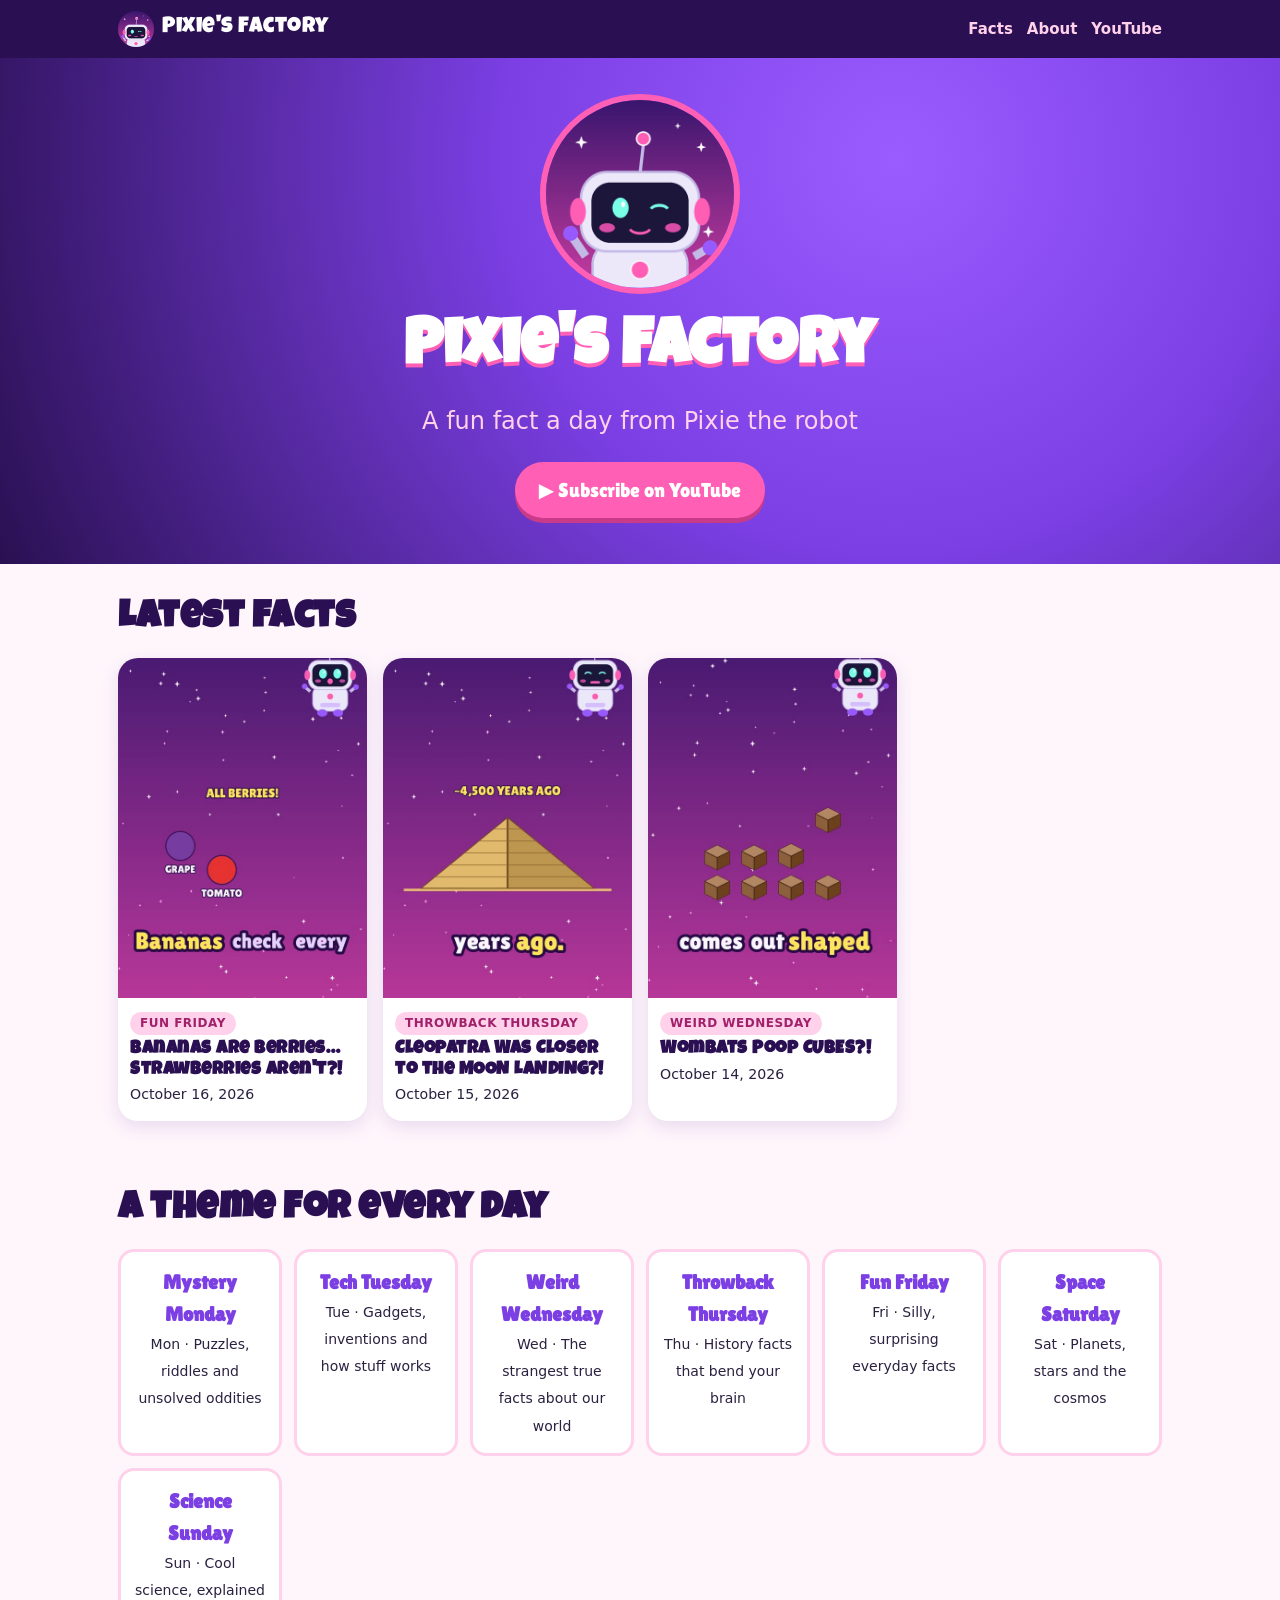
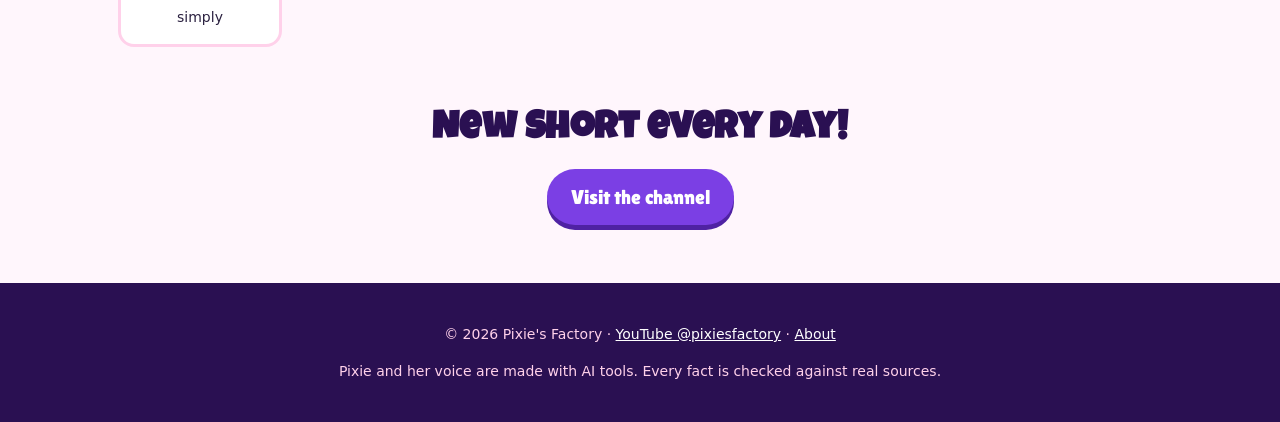
<file: index.html>
<!doctype html>
<html lang="en"><head>
<meta charset="utf-8"><meta name="viewport" content="width=device-width,initial-scale=1">
<title>Pixie&#x27;s Factory | A fun fact a day from Pixie the robot</title>
<meta name="description" content="Pixie the robot serves up a true, source-checked fun fact every day in a YouTube Short: Weird Wednesday, Throwback Thursday, Space Saturday and more.">
<link rel="canonical" href="https://pixiefactory.github.io/">
<meta property="og:site_name" content="Pixie&#x27;s Factory"><meta property="og:type" content="website">
<meta property="og:title" content="Pixie&#x27;s Factory | A fun fact a day from Pixie the robot"><meta property="og:description" content="Pixie the robot serves up a true, source-checked fun fact every day in a YouTube Short: Weird Wednesday, Throwback Thursday, Space Saturday and more.">
<meta property="og:url" content="https://pixiefactory.github.io/"><meta property="og:image" content="https://pixiefactory.github.io/img/og-default.jpg">
<meta name="twitter:card" content="summary_large_image"><meta name="theme-color" content="#2a1052">
<link rel="icon" href="/img/favicon.png"><link rel="apple-touch-icon" href="/img/apple-touch-icon.png">
<link rel="preload" href="/fonts/LuckiestGuy-Regular.ttf" as="font" type="font/ttf" crossorigin>
<link rel="stylesheet" href="/style.css">
<script type="application/ld+json">{"@context": "https://schema.org", "@graph": [{"@type": "WebSite", "name": "Pixie's Factory", "url": "https://pixiefactory.github.io/"}, {"@type": "Organization", "name": "Pixie's Factory", "url": "https://pixiefactory.github.io/", "logo": "https://pixiefactory.github.io/img/pixie-wink-400.png", "sameAs": ["https://www.youtube.com/@pixiesfactory"]}, {"@type": "ItemList", "itemListElement": [{"@type": "ListItem", "position": 1, "url": "https://pixiefactory.github.io/facts/bananas-are-berries.html", "name": "Bananas Are Berries… Strawberries Aren't?!"}, {"@type": "ListItem", "position": 2, "url": "https://pixiefactory.github.io/facts/cleopatra-closer-to-moon-landing.html", "name": "Cleopatra Was Closer to the MOON LANDING?!"}, {"@type": "ListItem", "position": 3, "url": "https://pixiefactory.github.io/facts/wombats-poop-cubes.html", "name": "Wombats Poop CUBES?!"}]}]}</script>
</head><body>
<header class="top"><div class="wrap"><a class="brand" href="/"><img src="/img/favicon.png" alt="" width="36" height="36">Pixie's Factory</a>
<nav><a href="/#facts">Facts</a><a href="/about.html">About</a><a href="https://www.youtube.com/@pixiesfactory" rel="noopener">YouTube</a></nav></div></header>

<main>
<section class="hero"><div class="wrap">
<img class="pixie" src="/img/pixie-wink-400.png" alt="Pixie, a pink and purple robot with a winking screen face" width="200" height="200" fetchpriority="high">
<h1>Pixie's Factory</h1><p>A fun fact a day from Pixie the robot</p>
<a class="btn" href="https://www.youtube.com/@pixiesfactory?sub_confirmation=1" rel="noopener">▶ Subscribe on YouTube</a>
</div></section>
<section id="facts"><div class="wrap"><h2>Latest facts</h2><div class="grid">
<!-- FACTS:START (generated by add_fact.py) -->
<a class="card" href="/facts/bananas-are-berries.html"><img src="/img/bananas-are-berries.jpg" alt="Bananas Are Berries… Strawberries Aren&#x27;t?!" width="540" height="960" loading="lazy">
<div class="meta"><span class="tag">Fun Friday</span><h3>Bananas Are Berries… Strawberries Aren&#x27;t?!</h3><small>October 16, 2026</small></div></a>
<a class="card" href="/facts/cleopatra-closer-to-moon-landing.html"><img src="/img/cleopatra-closer-to-moon-landing.jpg" alt="Cleopatra Was Closer to the MOON LANDING?!" width="540" height="960" loading="lazy">
<div class="meta"><span class="tag">Throwback Thursday</span><h3>Cleopatra Was Closer to the MOON LANDING?!</h3><small>October 15, 2026</small></div></a>
<a class="card" href="/facts/wombats-poop-cubes.html"><img src="/img/wombats-poop-cubes.jpg" alt="Wombats Poop CUBES?!" width="540" height="960" loading="lazy">
<div class="meta"><span class="tag">Weird Wednesday</span><h3>Wombats Poop CUBES?!</h3><small>October 14, 2026</small></div></a>
<!-- FACTS:END -->
</div></div></section>
<section><div class="wrap"><h2>A theme for every day</h2><ul class="days">
<li><b>Mystery Monday</b><span>Mon · Puzzles, riddles and unsolved oddities</span></li>
<li><b>Tech Tuesday</b><span>Tue · Gadgets, inventions and how stuff works</span></li>
<li><b>Weird Wednesday</b><span>Wed · The strangest true facts about our world</span></li>
<li><b>Throwback Thursday</b><span>Thu · History facts that bend your brain</span></li>
<li><b>Fun Friday</b><span>Fri · Silly, surprising everyday facts</span></li>
<li><b>Space Saturday</b><span>Sat · Planets, stars and the cosmos</span></li>
<li><b>Science Sunday</b><span>Sun · Cool science, explained simply</span></li>
</ul></div></section>
<section class="cta"><div class="wrap"><h2>New Short every day!</h2><a class="btn alt" href="https://www.youtube.com/@pixiesfactory" rel="noopener">Visit the channel</a></div></section>
</main>
<footer><div class="wrap"><p>© 2026 Pixie's Factory · <a href="https://www.youtube.com/@pixiesfactory">YouTube @pixiesfactory</a> · <a href="/about.html">About</a></p>
<p>Pixie and her voice are made with AI tools. Every fact is checked against real sources.</p></div></footer>
</body></html>
</file>
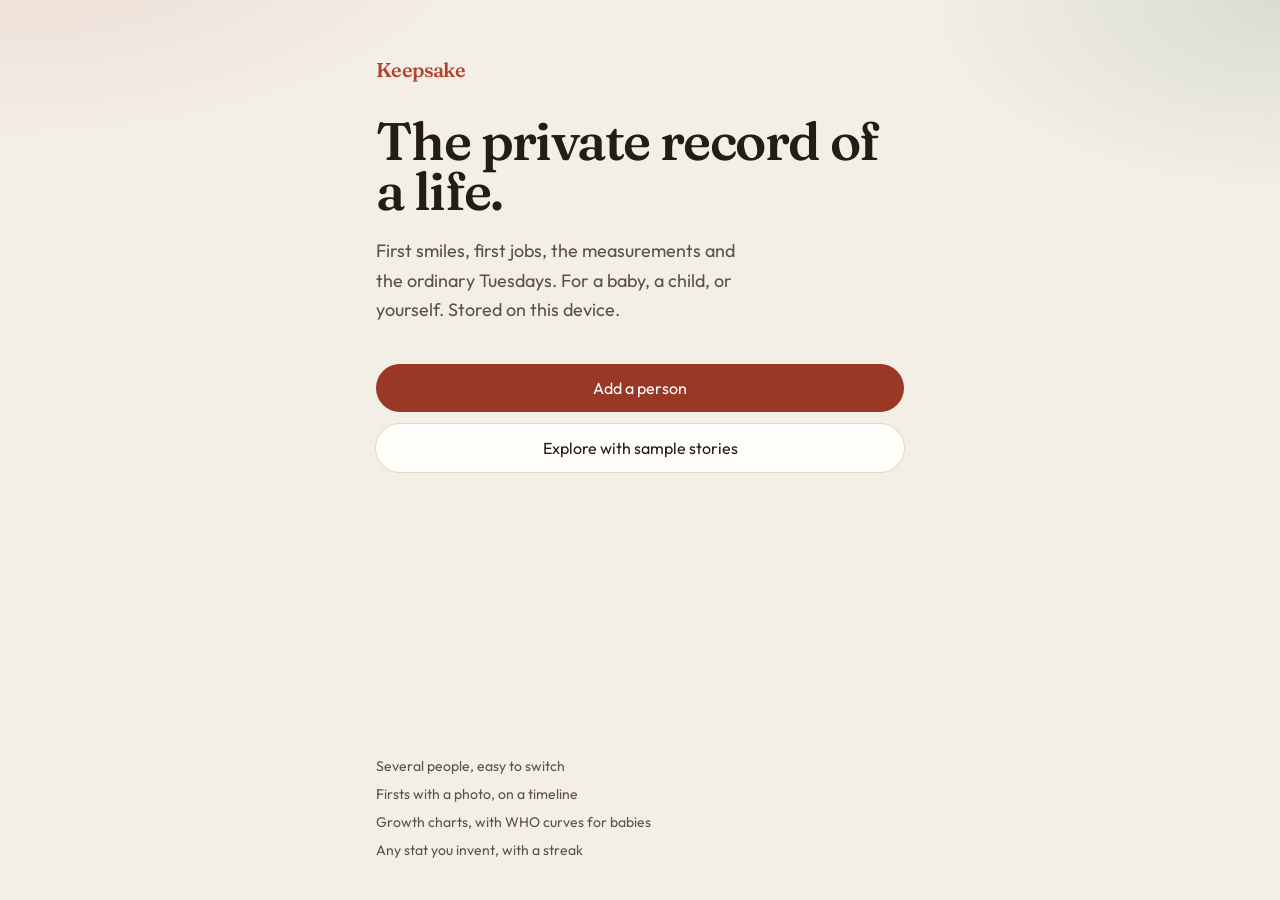
<file: lifestats/index.html>
<!doctype html>
<html lang="en">
  <head>
    <meta charset="UTF-8" />
    <meta name="viewport" content="width=device-width, initial-scale=1, viewport-fit=cover, interactive-widget=resizes-content" />
    <meta name="theme-color" content="#f3eee6" />
    <meta name="description" content="A private record of firsts, growth, and the days in between. For a baby, a child, or yourself." />
    <meta name="apple-mobile-web-app-capable" content="yes" />
    <meta name="mobile-web-app-capable" content="yes" />
    <meta name="apple-mobile-web-app-status-bar-style" content="black-translucent" />
    <meta name="apple-mobile-web-app-title" content="Keepsake" />
    <link rel="icon" type="image/svg+xml" href="/lifestats/favicon.svg" />
    <link rel="icon" type="image/png" sizes="32x32" href="/lifestats/favicon-32.png" />
    <link rel="apple-touch-icon" href="/lifestats/apple-touch-icon.png" />
    <title>Keepsake</title>
    <style>html{background:#f3eee6}html.dark{background:#14110e}</style>
    <script>
      (function () {
        try {
          var theme = localStorage.getItem('keepsake-theme');
          var dark = theme === 'dark' || ((theme === null || theme === 'system') && window.matchMedia('(prefers-color-scheme: dark)').matches);
          if (dark) document.documentElement.classList.add('dark');
          document.documentElement.style.colorScheme = dark ? 'dark' : 'light';
          var meta = document.querySelector('meta[name="theme-color"]');
          if (meta) meta.setAttribute('content', dark ? '#14110e' : '#f3eee6');
        } catch (e) {}
      })();
    </script>
    <script type="module" crossorigin src="/lifestats/assets/index-ClG65CF2.js"></script>
    <link rel="stylesheet" crossorigin href="/lifestats/assets/index-BKvo4BtI.css">
  <link rel="manifest" href="/lifestats/manifest.webmanifest"><script id="vite-plugin-pwa:register-sw" src="/lifestats/registerSW.js"></script></head>
  <body>
    <div id="root"></div>
  </body>
</html>
</file>
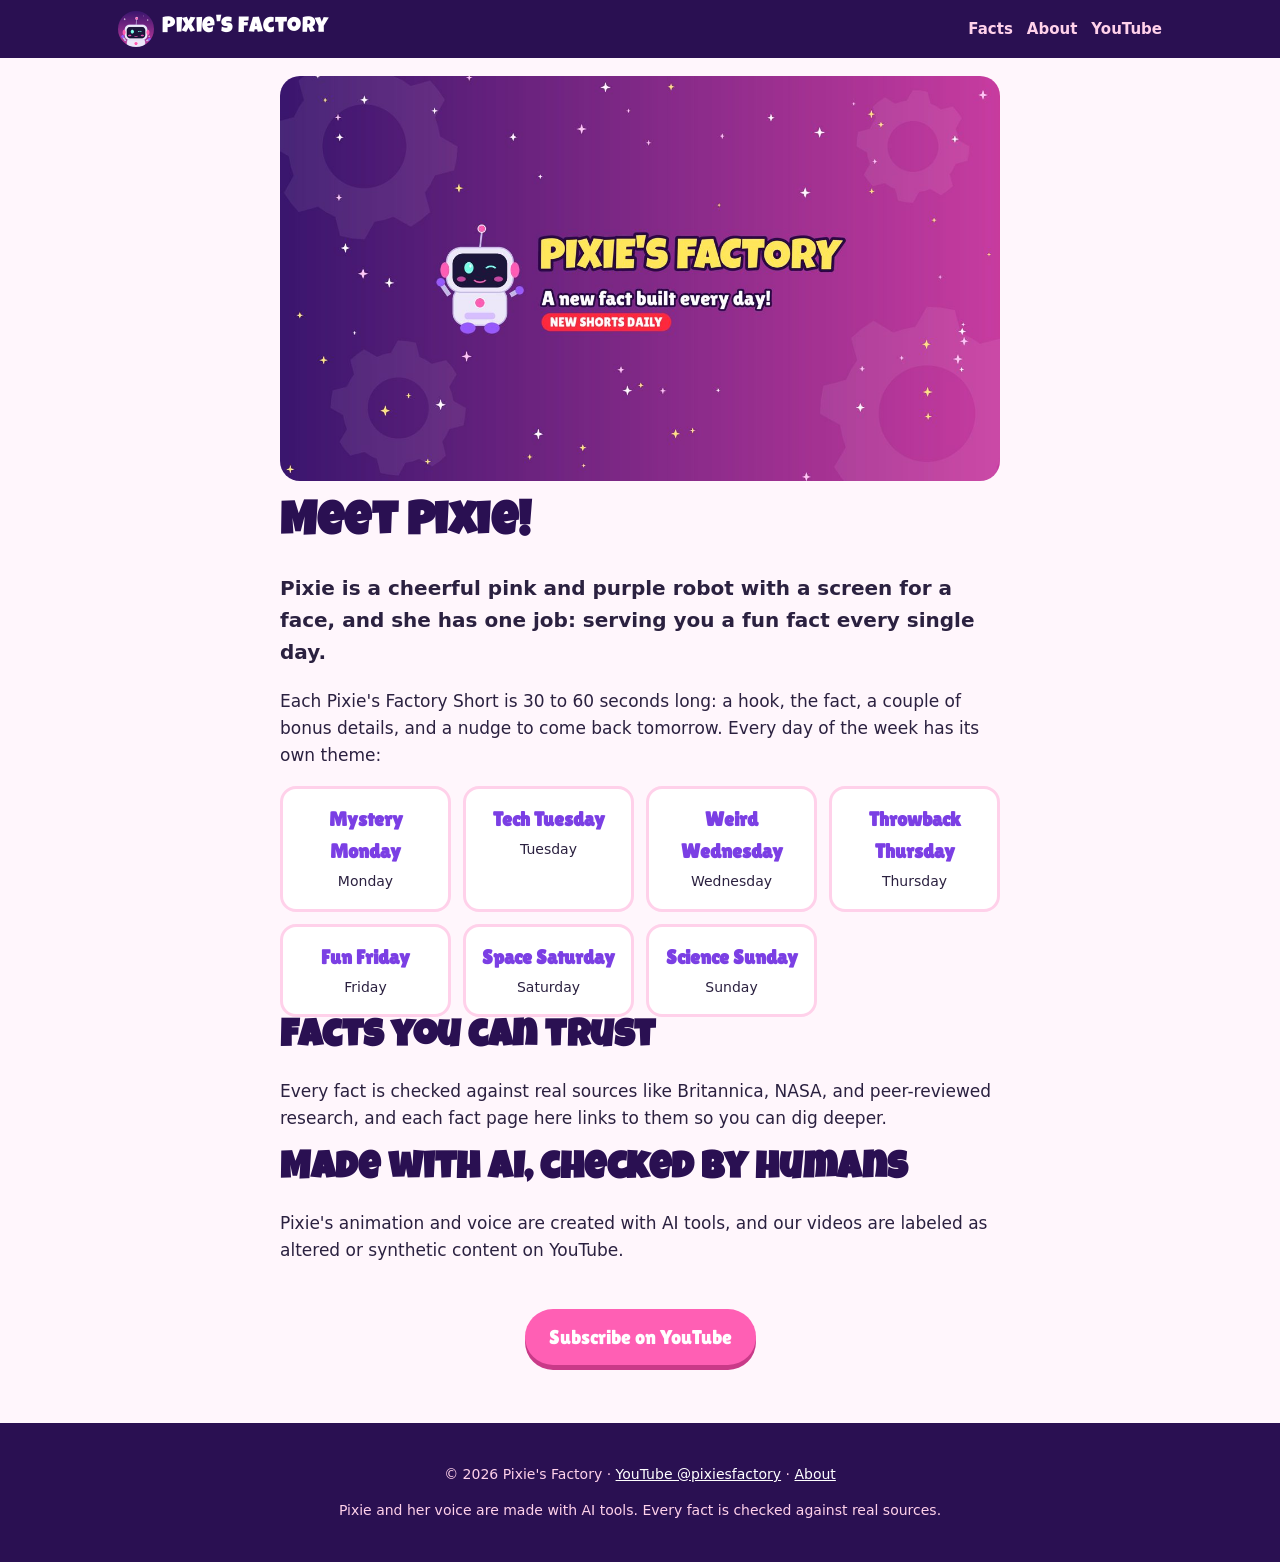
<file: about.html>
<!doctype html>
<html lang="en"><head>
<meta charset="utf-8"><meta name="viewport" content="width=device-width,initial-scale=1">
<title>About Pixie&#x27;s Factory | Meet Pixie the robot</title>
<meta name="description" content="Meet Pixie, the pink and purple robot behind Pixie&#x27;s Factory: a daily YouTube Short with one true, source-checked fun fact.">
<link rel="canonical" href="https://pixiefactory.github.io/about.html">
<meta property="og:site_name" content="Pixie&#x27;s Factory"><meta property="og:type" content="website">
<meta property="og:title" content="About Pixie&#x27;s Factory | Meet Pixie the robot"><meta property="og:description" content="Meet Pixie, the pink and purple robot behind Pixie&#x27;s Factory: a daily YouTube Short with one true, source-checked fun fact.">
<meta property="og:url" content="https://pixiefactory.github.io/about.html"><meta property="og:image" content="https://pixiefactory.github.io/img/og-default.jpg">
<meta name="twitter:card" content="summary_large_image"><meta name="theme-color" content="#2a1052">
<link rel="icon" href="/img/favicon.png"><link rel="apple-touch-icon" href="/img/apple-touch-icon.png">
<link rel="preload" href="/fonts/LuckiestGuy-Regular.ttf" as="font" type="font/ttf" crossorigin>
<link rel="stylesheet" href="/style.css">
<script type="application/ld+json">{"@context": "https://schema.org", "@type": "AboutPage", "name": "About Pixie's Factory", "url": "https://pixiefactory.github.io/about.html"}</script>
</head><body>
<header class="top"><div class="wrap"><a class="brand" href="/"><img src="/img/favicon.png" alt="" width="36" height="36">Pixie's Factory</a>
<nav><a href="/#facts">Facts</a><a href="/about.html">About</a><a href="https://www.youtube.com/@pixiesfactory" rel="noopener">YouTube</a></nav></div></header>

<main class="wrap"><article>
<img src="/img/banner.jpg" alt="Pixie's Factory banner" width="1280" height="720" style="border-radius:20px;margin-top:18px">
<h1>Meet Pixie!</h1>
<p class="lede">Pixie is a cheerful pink and purple robot with a screen for a face, and she has one job: serving you a fun fact every single day.</p>
<p>Each Pixie's Factory Short is 30 to 60 seconds long: a hook, the fact, a couple of bonus details, and a nudge to come back tomorrow. Every day of the week has its own theme:</p>
<ul class="days"><li><b>Mystery Monday</b><span>Monday</span></li><li><b>Tech Tuesday</b><span>Tuesday</span></li><li><b>Weird Wednesday</b><span>Wednesday</span></li><li><b>Throwback Thursday</b><span>Thursday</span></li><li><b>Fun Friday</b><span>Friday</span></li><li><b>Space Saturday</b><span>Saturday</span></li><li><b>Science Sunday</b><span>Sunday</span></li></ul>
<h2>Facts you can trust</h2>
<p>Every fact is checked against real sources like Britannica, NASA, and peer-reviewed research, and each fact page here links to them so you can dig deeper.</p>
<h2>Made with AI, checked by humans</h2>
<p>Pixie's animation and voice are created with AI tools, and our videos are labeled as altered or synthetic content on YouTube.</p>
<div class="cta"><a class="btn" href="https://www.youtube.com/@pixiesfactory?sub_confirmation=1" rel="noopener">Subscribe on YouTube</a></div>
</article></main>
<footer><div class="wrap"><p>© 2026 Pixie's Factory · <a href="https://www.youtube.com/@pixiesfactory">YouTube @pixiesfactory</a> · <a href="/about.html">About</a></p>
<p>Pixie and her voice are made with AI tools. Every fact is checked against real sources.</p></div></footer>
</body></html>
</file>
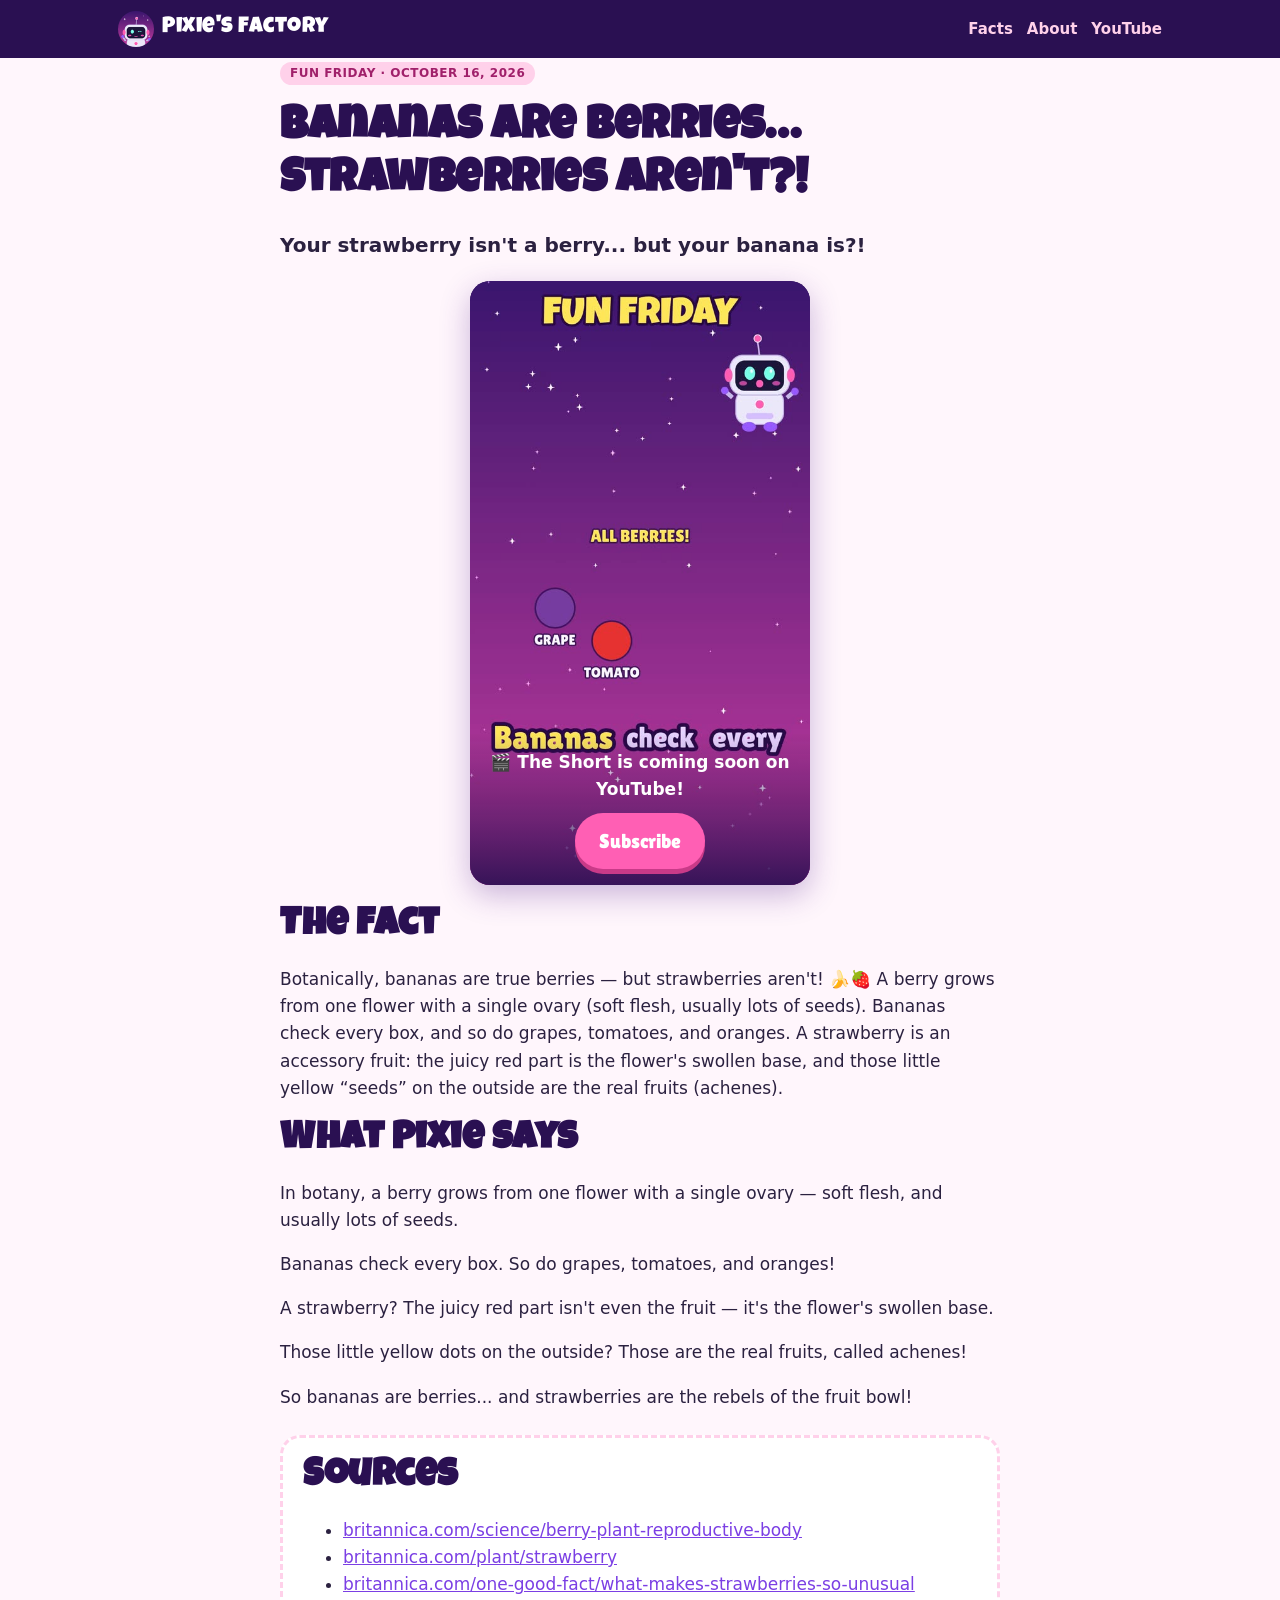
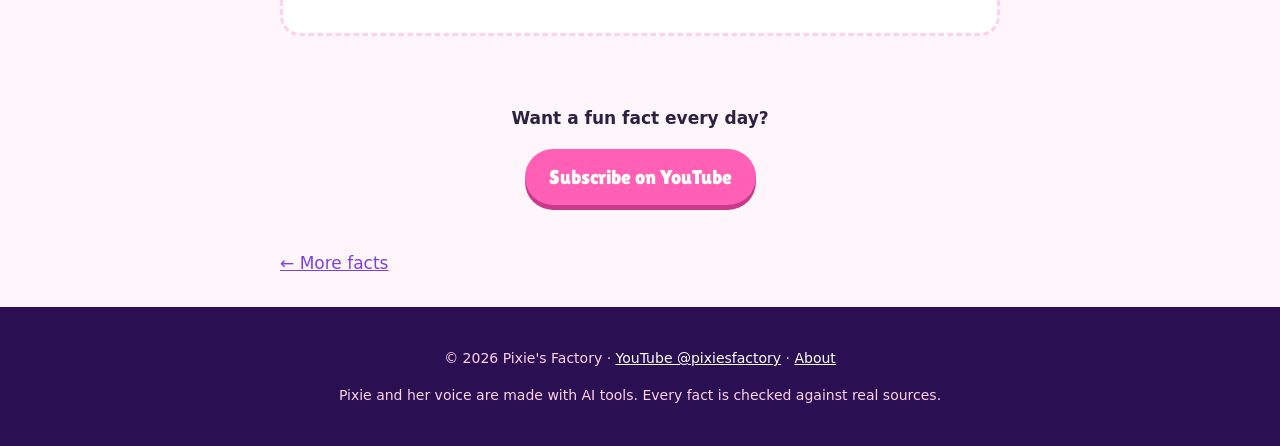
<file: facts/bananas-are-berries.html>
<!doctype html>
<html lang="en"><head>
<meta charset="utf-8"><meta name="viewport" content="width=device-width,initial-scale=1">
<title>Bananas Are Berries… Strawberries Aren&#x27;t?! | Fun Friday Fun Fact | Pixie&#x27;s Factory</title>
<meta name="description" content="Botanically, bananas are true berries — but strawberries aren&#x27;t! A berry grows from one flower with a single ovary (soft flesh, usually lots of seeds).…">
<link rel="canonical" href="https://pixiefactory.github.io/facts/bananas-are-berries.html">
<meta property="og:site_name" content="Pixie&#x27;s Factory"><meta property="og:type" content="article">
<meta property="og:title" content="Bananas Are Berries… Strawberries Aren&#x27;t?! | Fun Friday Fun Fact | Pixie&#x27;s Factory"><meta property="og:description" content="Botanically, bananas are true berries — but strawberries aren&#x27;t! A berry grows from one flower with a single ovary (soft flesh, usually lots of seeds).…">
<meta property="og:url" content="https://pixiefactory.github.io/facts/bananas-are-berries.html"><meta property="og:image" content="https://pixiefactory.github.io/img/bananas-are-berries.jpg">
<meta name="twitter:card" content="summary_large_image"><meta name="theme-color" content="#2a1052">
<link rel="icon" href="/img/favicon.png"><link rel="apple-touch-icon" href="/img/apple-touch-icon.png">
<link rel="preload" href="/fonts/LuckiestGuy-Regular.ttf" as="font" type="font/ttf" crossorigin>
<link rel="stylesheet" href="/style.css">
<script type="application/ld+json">{"@context": "https://schema.org", "@graph": [{"@type": "Article", "headline": "Bananas Are Berries… Strawberries Aren't?!", "description": "Botanically, bananas are true berries — but strawberries aren't! A berry grows from one flower with a single ovary (soft flesh, usually lots of seeds).…", "datePublished": "2026-10-16", "image": "https://pixiefactory.github.io/img/bananas-are-berries.jpg", "author": {"@type": "Organization", "name": "Pixie's Factory", "url": "https://www.youtube.com/@pixiesfactory"}, "publisher": {"@type": "Organization", "name": "Pixie's Factory", "logo": {"@type": "ImageObject", "url": "https://pixiefactory.github.io/img/pixie-wink-400.png"}}, "mainEntityOfPage": "https://pixiefactory.github.io/facts/bananas-are-berries.html", "keywords": "banana berry, strawberry not a berry, botanical berry, fun friday, fun facts, fruit facts, achenes, accessory fruit, bananas are berries, pixies factory, botany shorts", "citation": ["https://www.britannica.com/science/berry-plant-reproductive-body", "https://www.britannica.com/plant/strawberry", "https://www.britannica.com/one-good-fact/what-makes-strawberries-so-unusual"]}, {"@type": "VideoObject", "name": "Bananas Are Berries… Strawberries Aren't?! #FunFriday", "description": "Botanically, bananas are true berries — but strawberries aren't! 🍌🍓 A berry grows from one flower with a single ovary (soft flesh, usually lots of seeds). Bananas check every box, and so do grapes, tomatoes, and oranges. A strawberry is an accessory fruit: the juicy red part is the flower's swollen base, and those little yellow “seeds” on the outside are the real fruits (achenes).", "thumbnailUrl": "https://pixiefactory.github.io/img/bananas-are-berries.jpg", "uploadDate": "2026-10-16"}, {"@type": "BreadcrumbList", "itemListElement": [{"@type": "ListItem", "position": 1, "name": "Home", "item": "https://pixiefactory.github.io/"}, {"@type": "ListItem", "position": 2, "name": "Bananas Are Berries… Strawberries Aren't?!", "item": "https://pixiefactory.github.io/facts/bananas-are-berries.html"}]}]}</script>
</head><body>
<header class="top"><div class="wrap"><a class="brand" href="/"><img src="/img/favicon.png" alt="" width="36" height="36">Pixie's Factory</a>
<nav><a href="/#facts">Facts</a><a href="/about.html">About</a><a href="https://www.youtube.com/@pixiesfactory" rel="noopener">YouTube</a></nav></div></header>

<main class="wrap"><article>
<span class="tag">Fun Friday · October 16, 2026</span>
<h1>Bananas Are Berries… Strawberries Aren&#x27;t?!</h1>
<p class="lede">Your strawberry isn&#x27;t a berry... but your banana is?!</p>
<div class="short"
  data-youtube-id=""
  data-title="Bananas Are Berries… Strawberries Aren&#x27;t?! #FunFriday">
  <img src="/img/bananas-are-berries.jpg" alt="Frame from the Pixie's Factory Short: Bananas Are Berries… Strawberries Aren&#x27;t?!" width="540" height="960">
  <div class="ph"><p>🎬 The Short is coming soon on YouTube!</p><a class="btn" href="https://www.youtube.com/@pixiesfactory?sub_confirmation=1" rel="noopener">Subscribe</a></div>
</div>
<h2>The fact</h2>
<p>Botanically, bananas are true berries — but strawberries aren&#x27;t! 🍌🍓 A berry grows from one flower with a single ovary (soft flesh, usually lots of seeds). Bananas check every box, and so do grapes, tomatoes, and oranges. A strawberry is an accessory fruit: the juicy red part is the flower&#x27;s swollen base, and those little yellow “seeds” on the outside are the real fruits (achenes).</p>
<h2>What Pixie says</h2>
<p>In botany, a berry grows from one flower with a single ovary — soft flesh, and usually lots of seeds.</p>
<p>Bananas check every box. So do grapes, tomatoes, and oranges!</p>
<p>A strawberry? The juicy red part isn&#x27;t even the fruit — it&#x27;s the flower&#x27;s swollen base.</p>
<p>Those little yellow dots on the outside? Those are the real fruits, called achenes!</p>
<p>So bananas are berries... and strawberries are the rebels of the fruit bowl!</p>

<div class="box"><h2>Sources</h2><ul class="sources"><li><a href="https://www.britannica.com/science/berry-plant-reproductive-body" rel="noopener">britannica.com/science/berry-plant-reproductive-body</a></li>
<li><a href="https://www.britannica.com/plant/strawberry" rel="noopener">britannica.com/plant/strawberry</a></li>
<li><a href="https://www.britannica.com/one-good-fact/what-makes-strawberries-so-unusual" rel="noopener">britannica.com/one-good-fact/what-makes-strawberries-so-unusual</a></li></ul></div>
<div class="cta"><p><b>Want a fun fact every day?</b></p><a class="btn" href="https://www.youtube.com/@pixiesfactory?sub_confirmation=1" rel="noopener">Subscribe on YouTube</a></div>
<p><a href="/#facts">← More facts</a></p>
</article></main>
<script>
document.querySelectorAll('.short[data-youtube-id]').forEach(function(d){var id=d.dataset.youtubeId;if(!id)return;
d.innerHTML='<iframe src="https://www.youtube-nocookie.com/embed/'+id+'" title="'+d.dataset.title.replace(/"/g,'&quot;')+'" loading="lazy" allow="accelerometer; autoplay; encrypted-media; gyroscope; picture-in-picture" allowfullscreen></iframe>';});
</script>
<footer><div class="wrap"><p>© 2026 Pixie's Factory · <a href="https://www.youtube.com/@pixiesfactory">YouTube @pixiesfactory</a> · <a href="/about.html">About</a></p>
<p>Pixie and her voice are made with AI tools. Every fact is checked against real sources.</p></div></footer>
</body></html>
</file>
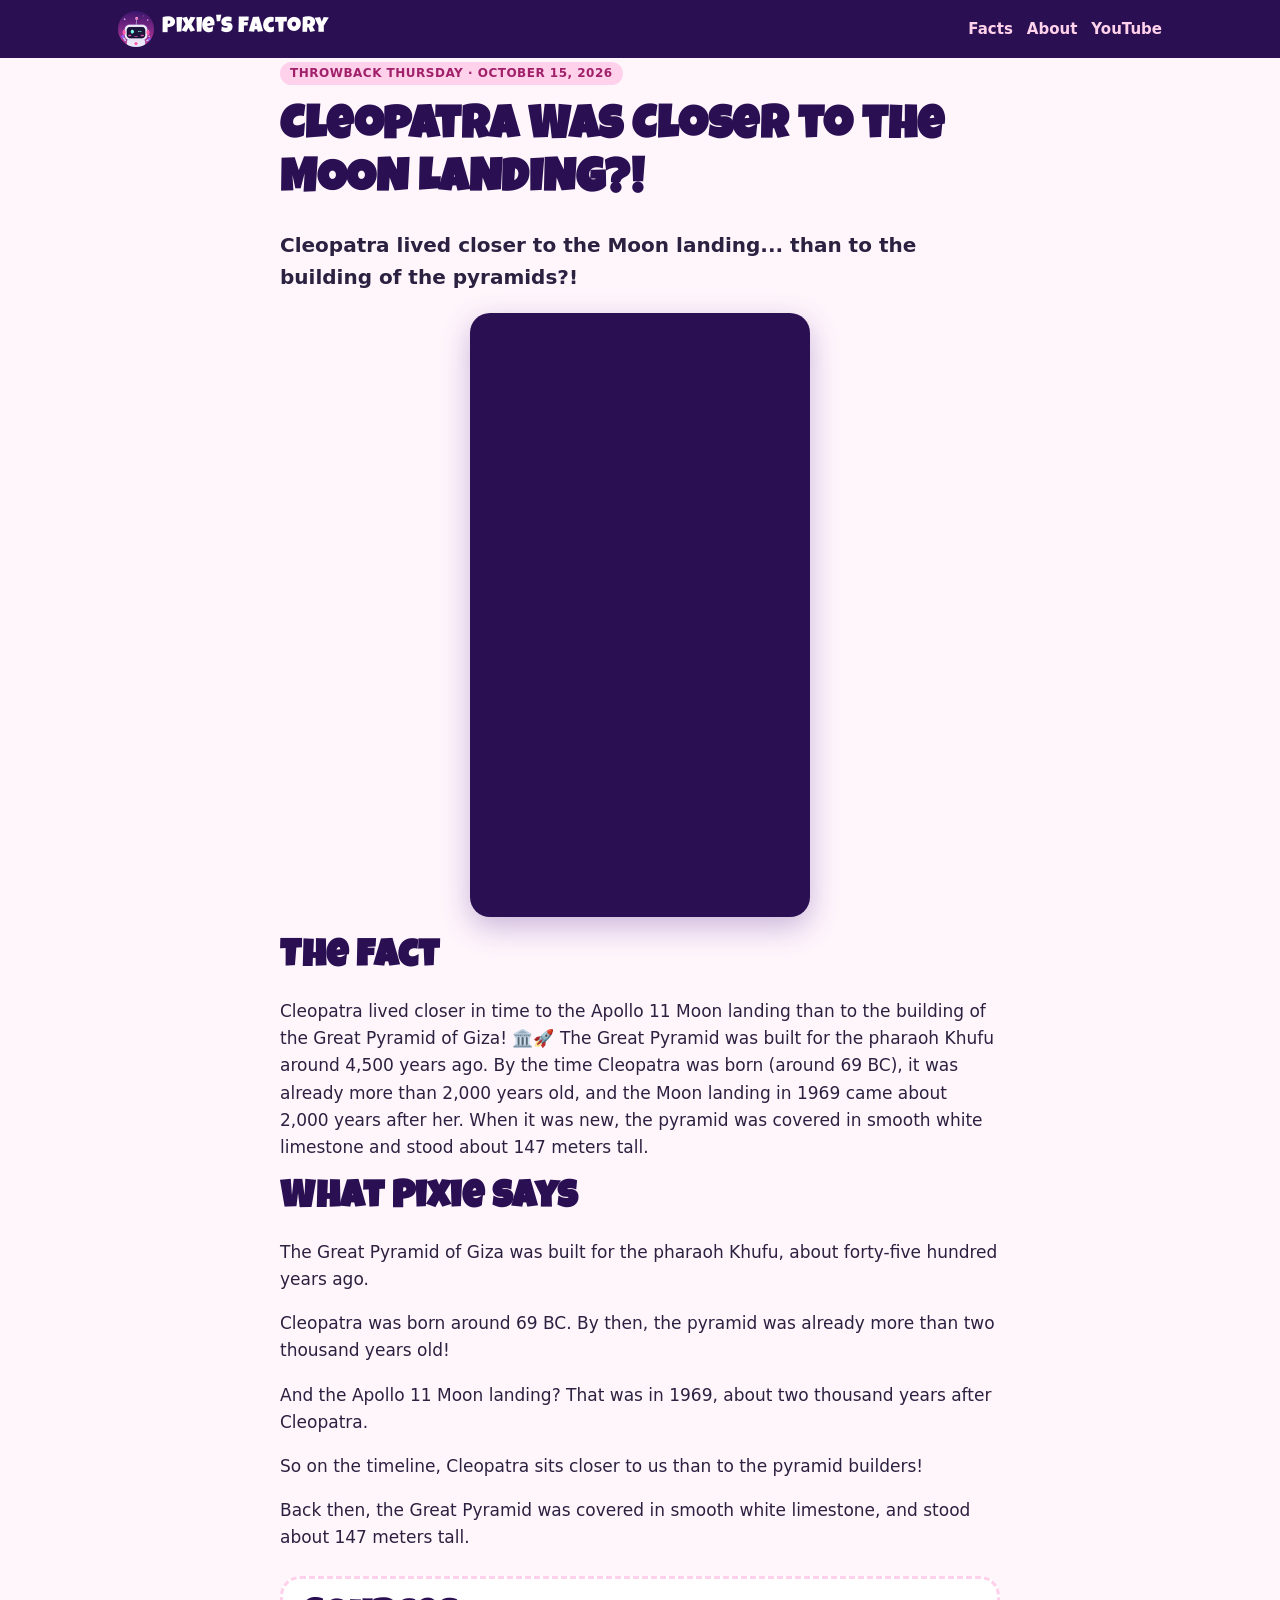
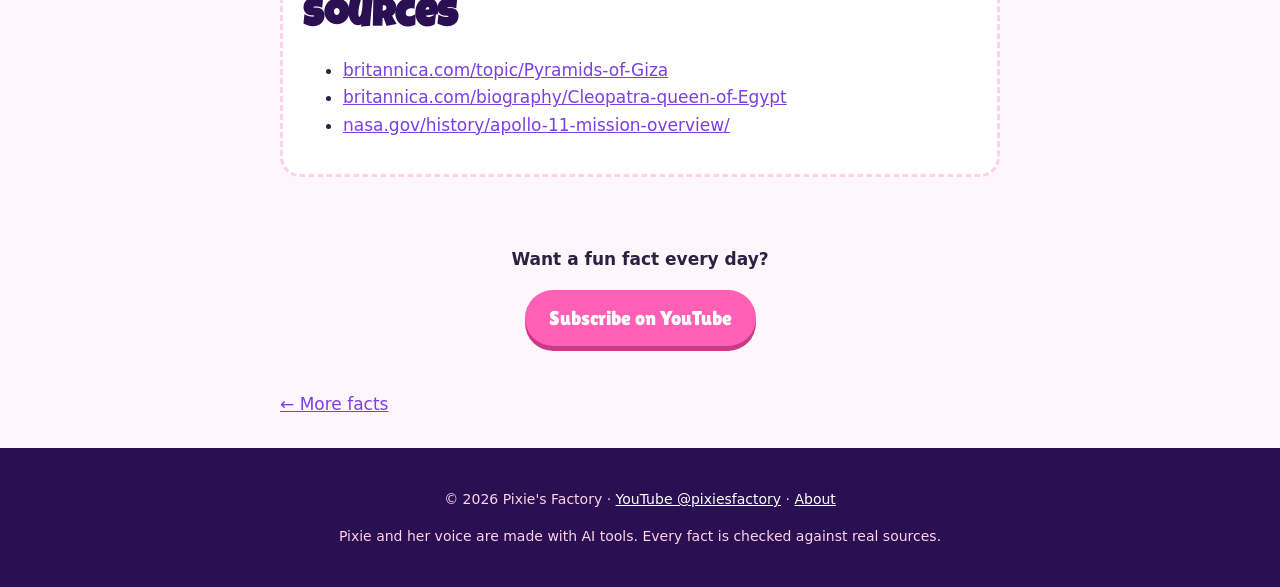
<file: facts/cleopatra-closer-to-moon-landing.html>
<!doctype html>
<html lang="en"><head>
<meta charset="utf-8"><meta name="viewport" content="width=device-width,initial-scale=1">
<title>Cleopatra Was Closer to the MOON LANDING?! | Throwback Thursday Fun Fact | Pixie&#x27;s Factory</title>
<meta name="description" content="Cleopatra lived closer in time to the Apollo 11 Moon landing than to the building of the Great Pyramid of Giza! The Great Pyramid was built for the…">
<link rel="canonical" href="https://pixiefactory.github.io/facts/cleopatra-closer-to-moon-landing.html">
<meta property="og:site_name" content="Pixie&#x27;s Factory"><meta property="og:type" content="article">
<meta property="og:title" content="Cleopatra Was Closer to the MOON LANDING?! | Throwback Thursday Fun Fact | Pixie&#x27;s Factory"><meta property="og:description" content="Cleopatra lived closer in time to the Apollo 11 Moon landing than to the building of the Great Pyramid of Giza! The Great Pyramid was built for the…">
<meta property="og:url" content="https://pixiefactory.github.io/facts/cleopatra-closer-to-moon-landing.html"><meta property="og:image" content="https://pixiefactory.github.io/img/cleopatra-closer-to-moon-landing.jpg">
<meta name="twitter:card" content="summary_large_image"><meta name="theme-color" content="#2a1052">
<link rel="icon" href="/img/favicon.png"><link rel="apple-touch-icon" href="/img/apple-touch-icon.png">
<link rel="preload" href="/fonts/LuckiestGuy-Regular.ttf" as="font" type="font/ttf" crossorigin>
<link rel="stylesheet" href="/style.css">
<script type="application/ld+json">{"@context": "https://schema.org", "@graph": [{"@type": "Article", "headline": "Cleopatra Was Closer to the MOON LANDING?!", "description": "Cleopatra lived closer in time to the Apollo 11 Moon landing than to the building of the Great Pyramid of Giza! The Great Pyramid was built for the…", "datePublished": "2026-10-15", "image": "https://pixiefactory.github.io/img/cleopatra-closer-to-moon-landing.jpg", "author": {"@type": "Organization", "name": "Pixie's Factory", "url": "https://www.youtube.com/@pixiesfactory"}, "publisher": {"@type": "Organization", "name": "Pixie's Factory", "logo": {"@type": "ImageObject", "url": "https://pixiefactory.github.io/img/pixie-wink-400.png"}}, "mainEntityOfPage": "https://pixiefactory.github.io/facts/cleopatra-closer-to-moon-landing.html", "keywords": "cleopatra, great pyramid, pyramids of giza, moon landing, apollo 11, ancient egypt, history facts, fun facts, throwback thursday, history shorts, khufu, pixies factory", "citation": ["https://www.britannica.com/topic/Pyramids-of-Giza", "https://www.britannica.com/biography/Cleopatra-queen-of-Egypt", "https://www.nasa.gov/history/apollo-11-mission-overview/"]}, {"@type": "VideoObject", "name": "Cleopatra Was Closer to the MOON LANDING?! #ThrowbackThursday", "description": "Cleopatra lived closer in time to the Apollo 11 Moon landing than to the building of the Great Pyramid of Giza! 🏛️🚀 The Great Pyramid was built for the pharaoh Khufu around 4,500 years ago. By the time Cleopatra was born (around 69 BC), it was already more than 2,000 years old, and the Moon landing in 1969 came about 2,000 years after her. When it was new, the pyramid was covered in smooth white limestone and stood about 147 meters tall.", "thumbnailUrl": "https://pixiefactory.github.io/img/cleopatra-closer-to-moon-landing.jpg", "uploadDate": "2026-10-15", "embedUrl": "https://www.youtube.com/embed/TRvGe1P3RM4", "contentUrl": "https://www.youtube.com/shorts/TRvGe1P3RM4"}, {"@type": "BreadcrumbList", "itemListElement": [{"@type": "ListItem", "position": 1, "name": "Home", "item": "https://pixiefactory.github.io/"}, {"@type": "ListItem", "position": 2, "name": "Cleopatra Was Closer to the MOON LANDING?!", "item": "https://pixiefactory.github.io/facts/cleopatra-closer-to-moon-landing.html"}]}]}</script>
</head><body>
<header class="top"><div class="wrap"><a class="brand" href="/"><img src="/img/favicon.png" alt="" width="36" height="36">Pixie's Factory</a>
<nav><a href="/#facts">Facts</a><a href="/about.html">About</a><a href="https://www.youtube.com/@pixiesfactory" rel="noopener">YouTube</a></nav></div></header>

<main class="wrap"><article>
<span class="tag">Throwback Thursday · October 15, 2026</span>
<h1>Cleopatra Was Closer to the MOON LANDING?!</h1>
<p class="lede">Cleopatra lived closer to the Moon landing... than to the building of the pyramids?!</p>
<div class="short"
  data-youtube-id="TRvGe1P3RM4"
  data-title="Cleopatra Was Closer to the MOON LANDING?! #ThrowbackThursday">
  <img src="/img/cleopatra-closer-to-moon-landing.jpg" alt="Frame from the Pixie's Factory Short: Cleopatra Was Closer to the MOON LANDING?!" width="540" height="960">
  <div class="ph"><p>🎬 The Short is coming soon on YouTube!</p><a class="btn" href="https://www.youtube.com/@pixiesfactory?sub_confirmation=1" rel="noopener">Subscribe</a></div>
</div>
<h2>The fact</h2>
<p>Cleopatra lived closer in time to the Apollo 11 Moon landing than to the building of the Great Pyramid of Giza! 🏛️🚀 The Great Pyramid was built for the pharaoh Khufu around 4,500 years ago. By the time Cleopatra was born (around 69 BC), it was already more than 2,000 years old, and the Moon landing in 1969 came about 2,000 years after her. When it was new, the pyramid was covered in smooth white limestone and stood about 147 meters tall.</p>
<h2>What Pixie says</h2>
<p>The Great Pyramid of Giza was built for the pharaoh Khufu, about forty-five hundred years ago.</p>
<p>Cleopatra was born around 69 BC. By then, the pyramid was already more than two thousand years old!</p>
<p>And the Apollo 11 Moon landing? That was in 1969, about two thousand years after Cleopatra.</p>
<p>So on the timeline, Cleopatra sits closer to us than to the pyramid builders!</p>
<p>Back then, the Great Pyramid was covered in smooth white limestone, and stood about 147 meters tall.</p>

<div class="box"><h2>Sources</h2><ul class="sources"><li><a href="https://www.britannica.com/topic/Pyramids-of-Giza" rel="noopener">britannica.com/topic/Pyramids-of-Giza</a></li>
<li><a href="https://www.britannica.com/biography/Cleopatra-queen-of-Egypt" rel="noopener">britannica.com/biography/Cleopatra-queen-of-Egypt</a></li>
<li><a href="https://www.nasa.gov/history/apollo-11-mission-overview/" rel="noopener">nasa.gov/history/apollo-11-mission-overview/</a></li></ul></div>
<div class="cta"><p><b>Want a fun fact every day?</b></p><a class="btn" href="https://www.youtube.com/@pixiesfactory?sub_confirmation=1" rel="noopener">Subscribe on YouTube</a></div>
<p><a href="/#facts">← More facts</a></p>
</article></main>
<script>
document.querySelectorAll('.short[data-youtube-id]').forEach(function(d){var id=d.dataset.youtubeId;if(!id)return;
d.innerHTML='<iframe src="https://www.youtube-nocookie.com/embed/'+id+'" title="'+d.dataset.title.replace(/"/g,'&quot;')+'" loading="lazy" allow="accelerometer; autoplay; encrypted-media; gyroscope; picture-in-picture" allowfullscreen></iframe>';});
</script>
<footer><div class="wrap"><p>© 2026 Pixie's Factory · <a href="https://www.youtube.com/@pixiesfactory">YouTube @pixiesfactory</a> · <a href="/about.html">About</a></p>
<p>Pixie and her voice are made with AI tools. Every fact is checked against real sources.</p></div></footer>
</body></html>
</file>
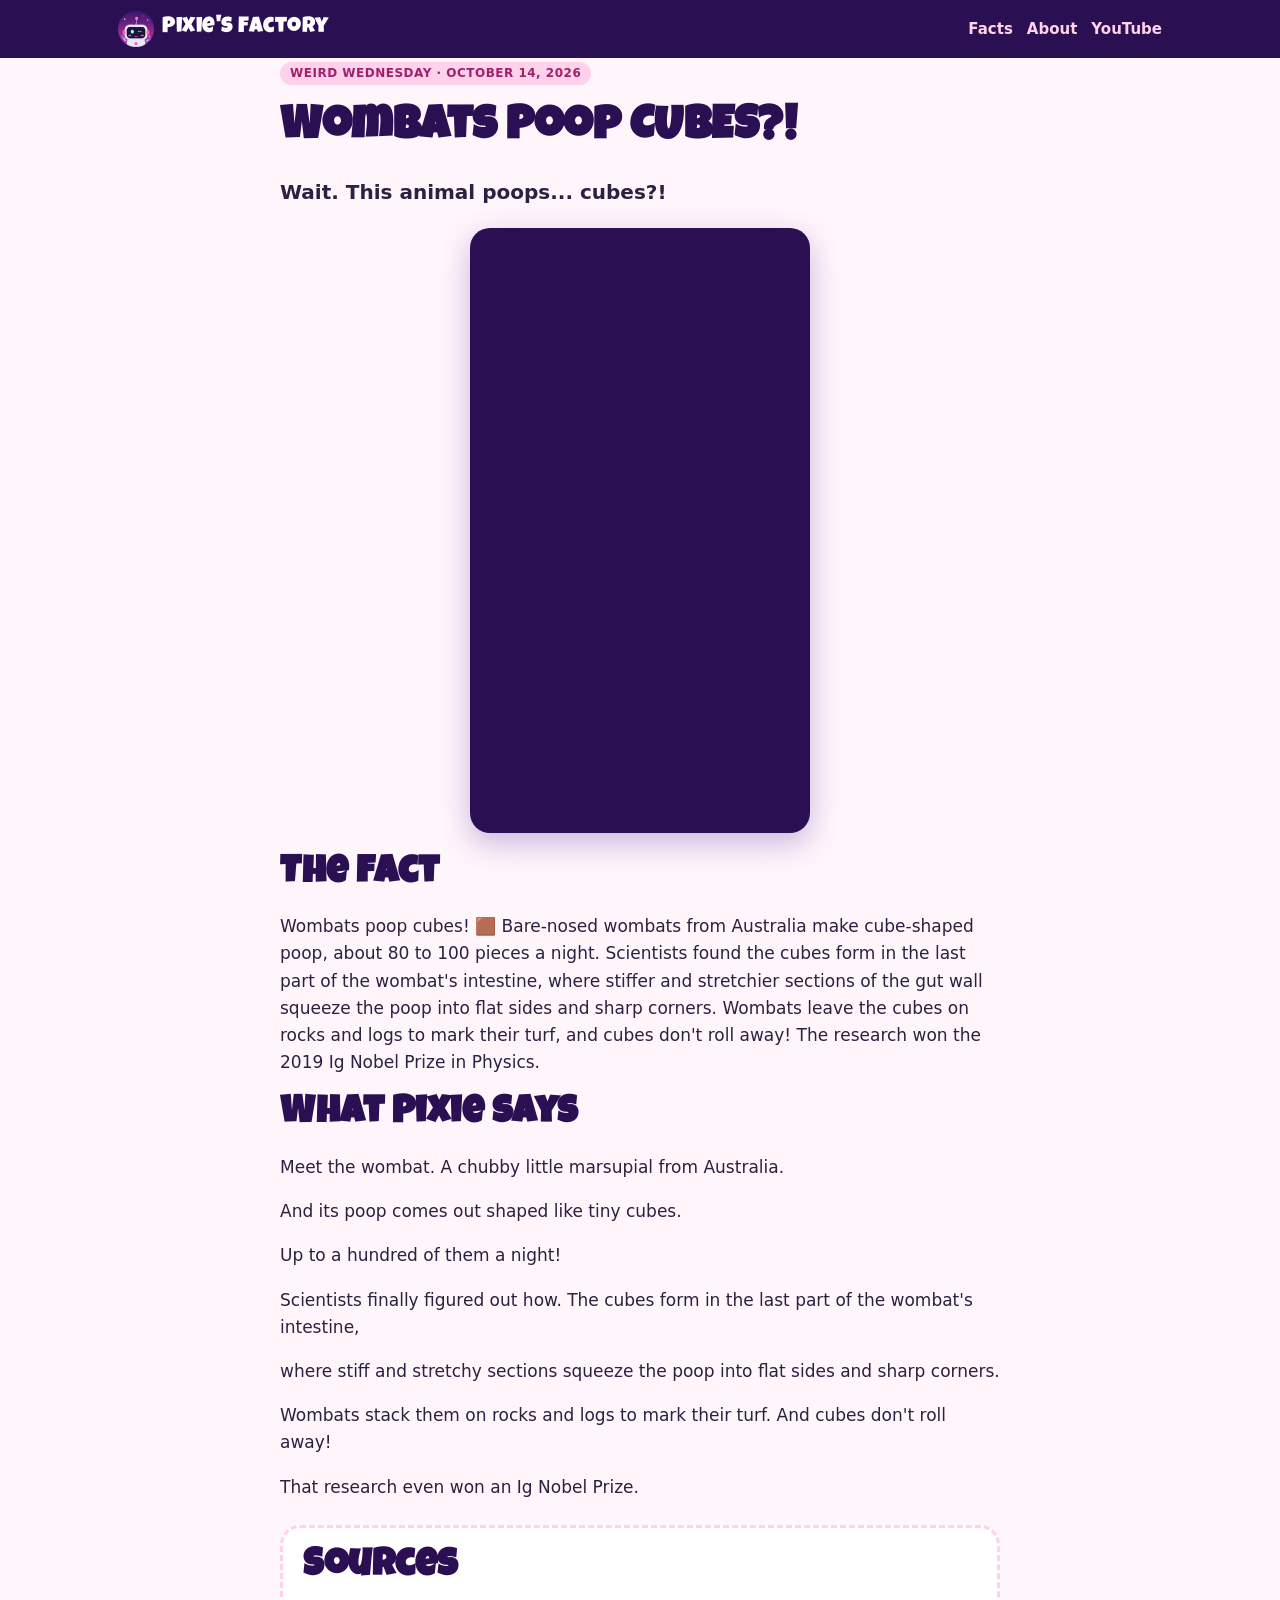
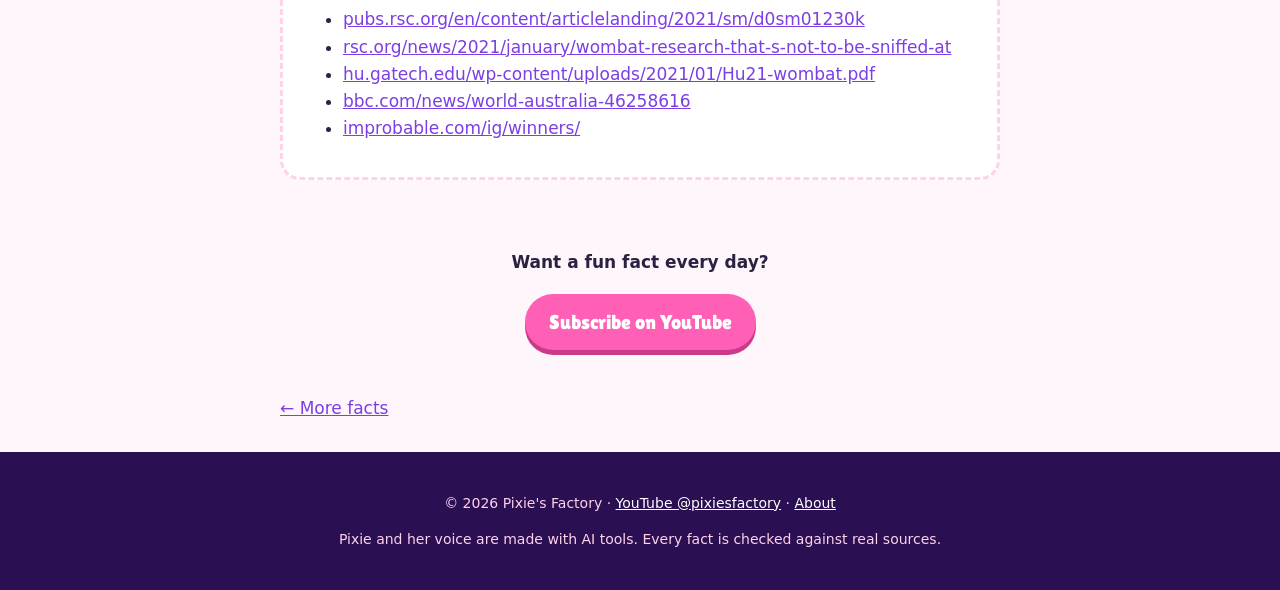
<file: facts/wombats-poop-cubes.html>
<!doctype html>
<html lang="en"><head>
<meta charset="utf-8"><meta name="viewport" content="width=device-width,initial-scale=1">
<title>Wombats Poop CUBES?! | Weird Wednesday Fun Fact | Pixie&#x27;s Factory</title>
<meta name="description" content="Wombats poop cubes! Bare-nosed wombats from Australia make cube-shaped poop, about 80 to 100 pieces a night. Scientists found the cubes form in the…">
<link rel="canonical" href="https://pixiefactory.github.io/facts/wombats-poop-cubes.html">
<meta property="og:site_name" content="Pixie&#x27;s Factory"><meta property="og:type" content="article">
<meta property="og:title" content="Wombats Poop CUBES?! | Weird Wednesday Fun Fact | Pixie&#x27;s Factory"><meta property="og:description" content="Wombats poop cubes! Bare-nosed wombats from Australia make cube-shaped poop, about 80 to 100 pieces a night. Scientists found the cubes form in the…">
<meta property="og:url" content="https://pixiefactory.github.io/facts/wombats-poop-cubes.html"><meta property="og:image" content="https://pixiefactory.github.io/img/wombats-poop-cubes.jpg">
<meta name="twitter:card" content="summary_large_image"><meta name="theme-color" content="#2a1052">
<link rel="icon" href="/img/favicon.png"><link rel="apple-touch-icon" href="/img/apple-touch-icon.png">
<link rel="preload" href="/fonts/LuckiestGuy-Regular.ttf" as="font" type="font/ttf" crossorigin>
<link rel="stylesheet" href="/style.css">
<script type="application/ld+json">{"@context": "https://schema.org", "@graph": [{"@type": "Article", "headline": "Wombats Poop CUBES?!", "description": "Wombats poop cubes! Bare-nosed wombats from Australia make cube-shaped poop, about 80 to 100 pieces a night. Scientists found the cubes form in the…", "datePublished": "2026-10-14", "image": "https://pixiefactory.github.io/img/wombats-poop-cubes.jpg", "author": {"@type": "Organization", "name": "Pixie's Factory", "url": "https://www.youtube.com/@pixiesfactory"}, "publisher": {"@type": "Organization", "name": "Pixie's Factory", "logo": {"@type": "ImageObject", "url": "https://pixiefactory.github.io/img/pixie-wink-400.png"}}, "mainEntityOfPage": "https://pixiefactory.github.io/facts/wombats-poop-cubes.html", "keywords": "wombat, wombat poop, cube poop, weird animal facts, weird wednesday, fun facts, australia animals, pixies factory", "citation": ["https://pubs.rsc.org/en/content/articlelanding/2021/sm/d0sm01230k", "https://www.rsc.org/news/2021/january/wombat-research-that-s-not-to-be-sniffed-at", "https://hu.gatech.edu/wp-content/uploads/2021/01/Hu21-wombat.pdf", "https://www.bbc.com/news/world-australia-46258616", "https://improbable.com/ig/winners/"]}, {"@type": "VideoObject", "name": "Wombats Poop CUBES?! #WeirdWednesday", "description": "Wombats poop cubes! 🟫 Bare-nosed wombats from Australia make cube-shaped poop, about 80 to 100 pieces a night. Scientists found the cubes form in the last part of the wombat's intestine, where stiffer and stretchier sections of the gut wall squeeze the poop into flat sides and sharp corners. Wombats leave the cubes on rocks and logs to mark their turf, and cubes don't roll away! The research won the 2019 Ig Nobel Prize in Physics.", "thumbnailUrl": "https://pixiefactory.github.io/img/wombats-poop-cubes.jpg", "uploadDate": "2026-10-14", "embedUrl": "https://www.youtube.com/embed/fZO8FtMCJe8", "contentUrl": "https://www.youtube.com/shorts/fZO8FtMCJe8"}, {"@type": "BreadcrumbList", "itemListElement": [{"@type": "ListItem", "position": 1, "name": "Home", "item": "https://pixiefactory.github.io/"}, {"@type": "ListItem", "position": 2, "name": "Wombats Poop CUBES?!", "item": "https://pixiefactory.github.io/facts/wombats-poop-cubes.html"}]}]}</script>
</head><body>
<header class="top"><div class="wrap"><a class="brand" href="/"><img src="/img/favicon.png" alt="" width="36" height="36">Pixie's Factory</a>
<nav><a href="/#facts">Facts</a><a href="/about.html">About</a><a href="https://www.youtube.com/@pixiesfactory" rel="noopener">YouTube</a></nav></div></header>

<main class="wrap"><article>
<span class="tag">Weird Wednesday · October 14, 2026</span>
<h1>Wombats Poop CUBES?!</h1>
<p class="lede">Wait. This animal poops... cubes?!</p>
<div class="short"
  data-youtube-id="fZO8FtMCJe8"
  data-title="Wombats Poop CUBES?! #WeirdWednesday">
  <img src="/img/wombats-poop-cubes.jpg" alt="Frame from the Pixie's Factory Short: Wombats Poop CUBES?!" width="540" height="960">
  <div class="ph"><p>🎬 The Short is coming soon on YouTube!</p><a class="btn" href="https://www.youtube.com/@pixiesfactory?sub_confirmation=1" rel="noopener">Subscribe</a></div>
</div>
<h2>The fact</h2>
<p>Wombats poop cubes! 🟫 Bare-nosed wombats from Australia make cube-shaped poop, about 80 to 100 pieces a night. Scientists found the cubes form in the last part of the wombat&#x27;s intestine, where stiffer and stretchier sections of the gut wall squeeze the poop into flat sides and sharp corners. Wombats leave the cubes on rocks and logs to mark their turf, and cubes don&#x27;t roll away! The research won the 2019 Ig Nobel Prize in Physics.</p>
<h2>What Pixie says</h2>
<p>Meet the wombat. A chubby little marsupial from Australia.</p>
<p>And its poop comes out shaped like tiny cubes.</p>
<p>Up to a hundred of them a night!</p>
<p>Scientists finally figured out how. The cubes form in the last part of the wombat&#x27;s intestine,</p>
<p>where stiff and stretchy sections squeeze the poop into flat sides and sharp corners.</p>
<p>Wombats stack them on rocks and logs to mark their turf. And cubes don&#x27;t roll away!</p>
<p>That research even won an Ig Nobel Prize.</p>

<div class="box"><h2>Sources</h2><ul class="sources"><li><a href="https://pubs.rsc.org/en/content/articlelanding/2021/sm/d0sm01230k" rel="noopener">pubs.rsc.org/en/content/articlelanding/2021/sm/d0sm01230k</a></li>
<li><a href="https://www.rsc.org/news/2021/january/wombat-research-that-s-not-to-be-sniffed-at" rel="noopener">rsc.org/news/2021/january/wombat-research-that-s-not-to-be-sniffed-at</a></li>
<li><a href="https://hu.gatech.edu/wp-content/uploads/2021/01/Hu21-wombat.pdf" rel="noopener">hu.gatech.edu/wp-content/uploads/2021/01/Hu21-wombat.pdf</a></li>
<li><a href="https://www.bbc.com/news/world-australia-46258616" rel="noopener">bbc.com/news/world-australia-46258616</a></li>
<li><a href="https://improbable.com/ig/winners/" rel="noopener">improbable.com/ig/winners/</a></li></ul></div>
<div class="cta"><p><b>Want a fun fact every day?</b></p><a class="btn" href="https://www.youtube.com/@pixiesfactory?sub_confirmation=1" rel="noopener">Subscribe on YouTube</a></div>
<p><a href="/#facts">← More facts</a></p>
</article></main>
<script>
document.querySelectorAll('.short[data-youtube-id]').forEach(function(d){var id=d.dataset.youtubeId;if(!id)return;
d.innerHTML='<iframe src="https://www.youtube-nocookie.com/embed/'+id+'" title="'+d.dataset.title.replace(/"/g,'&quot;')+'" loading="lazy" allow="accelerometer; autoplay; encrypted-media; gyroscope; picture-in-picture" allowfullscreen></iframe>';});
</script>
<footer><div class="wrap"><p>© 2026 Pixie's Factory · <a href="https://www.youtube.com/@pixiesfactory">YouTube @pixiesfactory</a> · <a href="/about.html">About</a></p>
<p>Pixie and her voice are made with AI tools. Every fact is checked against real sources.</p></div></footer>
</body></html>
</file>
<file: style.css>
@font-face{font-family:"Luckiest Guy";src:url(/fonts/LuckiestGuy-Regular.ttf) format("truetype");font-display:swap}
@font-face{font-family:"Lilita One";src:url(/fonts/LilitaOne-Regular.ttf) format("truetype");font-display:swap}
:root{--pink:#ff5fb4;--pink2:#ffd1ea;--purple:#7b3fe4;--deep:#2a1052;--ink:#2b2140;--bg:#fff6fc;--card:#fff;--r:20px}
*{box-sizing:border-box}html{-webkit-text-size-adjust:100%}
body{margin:0;font:17px/1.6 system-ui,-apple-system,"Segoe UI",Roboto,sans-serif;color:var(--ink);background:var(--bg)}
a{color:var(--purple)}img{max-width:100%;height:auto;display:block}
h1,h2,h3,.brand{font-family:"Luckiest Guy","Lilita One",system-ui,sans-serif;letter-spacing:.5px;line-height:1.15;color:var(--deep)}
.wrap{max-width:1080px;margin:0 auto;padding:0 18px}
header.top{background:var(--deep);position:sticky;top:0;z-index:5}
header.top .wrap{display:flex;align-items:center;gap:10px;height:58px}
.brand{color:#fff;text-decoration:none;font-size:22px;display:flex;align-items:center;gap:8px}
.brand img{width:36px;height:36px;border-radius:50%}
nav{margin-left:auto;display:flex;gap:14px}nav a{color:var(--pink2);text-decoration:none;font-weight:700;font-size:15px}
.btn{display:inline-block;background:var(--pink);color:#fff;font-family:"Lilita One",system-ui,sans-serif;font-size:20px;padding:12px 24px;border-radius:999px;text-decoration:none;box-shadow:0 5px 0 #c93a88;transition:transform .1s}
.btn:hover{transform:translateY(-2px)}.btn.alt{background:var(--purple);box-shadow:0 5px 0 #4f22a3}
.hero{background:radial-gradient(circle at 70% 20%,#9b5cff 0,var(--purple) 40%,var(--deep) 100%);color:#fff;padding:36px 0 46px;text-align:center;overflow:hidden}
.hero .wrap{display:flex;flex-direction:column;align-items:center;gap:14px}
.hero img.pixie{width:200px;height:200px;border-radius:50%;border:6px solid var(--pink);background:#fff;animation:bob 3s ease-in-out infinite}
.hero h1{color:#fff;font-size:clamp(34px,8vw,64px);margin:6px 0 0;text-shadow:0 4px 0 var(--pink)}
.hero p{font-size:clamp(18px,4vw,24px);margin:0 0 8px;color:var(--pink2)}
@keyframes bob{50%{transform:translateY(-8px) rotate(-3deg)}}
@media(prefers-reduced-motion:reduce){.hero img.pixie{animation:none}}
section{padding:34px 0}h2{font-size:clamp(26px,5vw,38px);margin:0 0 16px}
.grid{display:grid;grid-template-columns:repeat(auto-fill,minmax(160px,1fr));gap:16px}
@media(min-width:700px){.grid{grid-template-columns:repeat(auto-fill,minmax(220px,1fr))}}
.card{background:var(--card);border-radius:var(--r);overflow:hidden;text-decoration:none;color:var(--ink);box-shadow:0 6px 18px rgba(80,30,140,.13);display:flex;flex-direction:column;transition:transform .15s}
.card:hover{transform:translateY(-4px) rotate(-.5deg)}
.card img{aspect-ratio:9/16;object-fit:cover;width:100%;max-height:340px}
.card .meta{padding:10px 12px 14px}.card h3{font-size:18px;margin:4px 0 0;color:var(--deep)}
.tag{display:inline-block;background:var(--pink2);color:#a0206a;font-weight:800;font-size:12px;padding:2px 10px;border-radius:999px;text-transform:uppercase;letter-spacing:.5px}
.days{list-style:none;padding:0;margin:0;display:grid;grid-template-columns:repeat(auto-fill,minmax(140px,1fr));gap:12px}
.days li{background:#fff;border-radius:16px;padding:14px;border:3px solid var(--pink2);text-align:center}
.days b{display:block;font-family:"Lilita One",system-ui;font-size:20px;color:var(--purple)}.days span{font-size:14px}
article{max-width:720px;margin:0 auto}article h1{font-size:clamp(30px,6vw,46px);margin:18px 0 6px}
.lede{font-size:20px;font-weight:600}
.short{position:relative;max-width:340px;margin:20px auto;aspect-ratio:9/16;border-radius:var(--r);overflow:hidden;background:var(--deep);box-shadow:0 10px 30px rgba(80,30,140,.3)}
.short img,.short iframe{position:absolute;inset:0;width:100%;height:100%;object-fit:cover;border:0}
.short .ph{position:absolute;left:0;right:0;bottom:0;padding:16px;background:linear-gradient(transparent,rgba(42,16,82,.92));color:#fff;text-align:center}
.short .ph p{margin:0 0 10px;font-weight:700}
.sources li{word-break:break-word}.box{background:#fff;border-radius:var(--r);padding:18px 20px;border:3px dashed var(--pink2);margin:24px 0}
.cta{text-align:center;padding:28px 0}
footer{background:var(--deep);color:var(--pink2);text-align:center;padding:26px 0;font-size:14px;margin-top:30px}footer a{color:#fff}
</file>
<file: lifestats/assets/index-BKvo4BtI.css>
@font-face{font-family:Fraunces Variable;font-style:normal;font-display:swap;font-weight:100 900;src:url(/lifestats/assets/fraunces-vietnamese-wght-normal-CnvboYUG.woff2)format("woff2-variations");unicode-range:U+102-103,U+110-111,U+128-129,U+168-169,U+1A0-1A1,U+1AF-1B0,U+300-301,U+303-304,U+308-309,U+323,U+329,U+1EA0-1EF9,U+20AB}@font-face{font-family:Fraunces Variable;font-style:normal;font-display:swap;font-weight:100 900;src:url(/lifestats/assets/fraunces-latin-ext-wght-normal-Ca2vKHc0.woff2)format("woff2-variations");unicode-range:U+100-2BA,U+2BD-2C5,U+2C7-2CC,U+2CE-2D7,U+2DD-2FF,U+304,U+308,U+329,U+1D00-1DBF,U+1E00-1E9F,U+1EF2-1EFF,U+2020,U+20A0-20AB,U+20AD-20C0,U+2113,U+2C60-2C7F,U+A720-A7FF}@font-face{font-family:Fraunces Variable;font-style:normal;font-display:swap;font-weight:100 900;src:url(/lifestats/assets/fraunces-latin-wght-normal-ukD16Tqj.woff2)format("woff2-variations");unicode-range:U+??,U+131,U+152-153,U+2BB-2BC,U+2C6,U+2DA,U+2DC,U+304,U+308,U+329,U+2000-206F,U+20AC,U+2122,U+2191,U+2193,U+2212,U+2215,U+FEFF,U+FFFD}@font-face{font-family:Outfit Variable;font-style:normal;font-display:swap;font-weight:100 900;src:url(/lifestats/assets/outfit-latin-ext-wght-normal-DdQaqQDo.woff2)format("woff2-variations");unicode-range:U+100-2BA,U+2BD-2C5,U+2C7-2CC,U+2CE-2D7,U+2DD-2FF,U+304,U+308,U+329,U+1D00-1DBF,U+1E00-1E9F,U+1EF2-1EFF,U+2020,U+20A0-20AB,U+20AD-20C0,U+2113,U+2C60-2C7F,U+A720-A7FF}@font-face{font-family:Outfit Variable;font-style:normal;font-display:swap;font-weight:100 900;src:url(/lifestats/assets/outfit-latin-wght-normal-Bc-8i84L.woff2)format("woff2-variations");unicode-range:U+??,U+131,U+152-153,U+2BB-2BC,U+2C6,U+2DA,U+2DC,U+304,U+308,U+329,U+2000-206F,U+20AC,U+2122,U+2191,U+2193,U+2212,U+2215,U+FEFF,U+FFFD}@layer properties{@supports (((-webkit-hyphens:none)) and (not (margin-trim:inline))) or ((-moz-orient:inline) and (not (color:rgb(from red r g b)))){*,:before,:after,::backdrop{--tw-translate-x:0;--tw-translate-y:0;--tw-translate-z:0;--tw-space-y-reverse:0;--tw-divide-y-reverse:0;--tw-border-style:solid;--tw-leading:initial;--tw-font-weight:initial;--tw-tracking:initial;--tw-shadow:0 0 #0000;--tw-shadow-color:initial;--tw-shadow-alpha:100%;--tw-inset-shadow:0 0 #0000;--tw-inset-shadow-color:initial;--tw-inset-shadow-alpha:100%;--tw-ring-color:initial;--tw-ring-shadow:0 0 #0000;--tw-inset-ring-color:initial;--tw-inset-ring-shadow:0 0 #0000;--tw-ring-inset:initial;--tw-ring-offset-width:0px;--tw-ring-offset-color:#fff;--tw-ring-offset-shadow:0 0 #0000;--tw-blur:initial;--tw-brightness:initial;--tw-contrast:initial;--tw-grayscale:initial;--tw-hue-rotate:initial;--tw-invert:initial;--tw-opacity:initial;--tw-saturate:initial;--tw-sepia:initial;--tw-drop-shadow:initial;--tw-drop-shadow-color:initial;--tw-drop-shadow-alpha:100%;--tw-drop-shadow-size:initial;--tw-backdrop-blur:initial;--tw-backdrop-brightness:initial;--tw-backdrop-contrast:initial;--tw-backdrop-grayscale:initial;--tw-backdrop-hue-rotate:initial;--tw-backdrop-invert:initial;--tw-backdrop-opacity:initial;--tw-backdrop-saturate:initial;--tw-backdrop-sepia:initial}}}@layer theme{:root,:host{--font-sans:"Outfit Variable", ui-sans-serif, system-ui, sans-serif;--font-mono:ui-monospace, SFMono-Regular, Menlo, Monaco, Consolas, "Liberation Mono", "Courier New", monospace;--color-white:#fff;--spacing:.25rem;--container-xs:20rem;--container-sm:24rem;--container-md:28rem;--container-xl:36rem;--container-6xl:72rem;--text-xs:.75rem;--text-xs--line-height:calc(1 / .75);--text-sm:.875rem;--text-sm--line-height:calc(1.25 / .875);--text-base:1rem;--text-base--line-height:calc(1.5 / 1);--text-lg:1.125rem;--text-lg--line-height:calc(1.75 / 1.125);--text-xl:1.25rem;--text-xl--line-height:calc(1.75 / 1.25);--text-2xl:1.5rem;--text-2xl--line-height:calc(2 / 1.5);--text-3xl:1.875rem;--text-3xl--line-height:calc(2.25 / 1.875);--text-4xl:2.25rem;--text-4xl--line-height:calc(2.5 / 2.25);--font-weight-medium:500;--tracking-wide:.025em;--leading-tight:1.25;--leading-relaxed:1.625;--radius-2xl:1rem;--radius-3xl:1.5rem;--animate-pulse:pulse 2s cubic-bezier(.4, 0, .6, 1) infinite;--blur-md:12px;--default-transition-duration:.15s;--default-transition-timing-function:cubic-bezier(.4, 0, .2, 1);--default-font-family:"Outfit Variable", ui-sans-serif, system-ui, sans-serif;--default-mono-font-family:var(--font-mono);--font-display:"Fraunces Variable", Georgia, "Times New Roman", serif}}@layer base{*,:after,:before,::backdrop{box-sizing:border-box;border:0 solid;margin:0;padding:0}::file-selector-button{box-sizing:border-box;border:0 solid;margin:0;padding:0}html,:host{-webkit-text-size-adjust:100%;tab-size:4;line-height:1.5;font-family:var(--default-font-family,-apple-system, BlinkMacSystemFont, "Segoe UI", Roboto, "Helvetica Neue", "Noto Sans", Arial, sans-serif, "Apple Color Emoji", "Segoe UI Emoji", "Segoe UI Symbol", "Noto Color Emoji");font-feature-settings:var(--default-font-feature-settings,normal);font-variation-settings:var(--default-font-variation-settings,normal);-webkit-tap-highlight-color:transparent}hr{height:0;color:inherit;border-top-width:1px}abbr:where([title]){-webkit-text-decoration:underline dotted;text-decoration:underline dotted}h1,h2,h3,h4,h5,h6{font-size:inherit;font-weight:inherit}a{color:inherit;-webkit-text-decoration:inherit;-webkit-text-decoration:inherit;-webkit-text-decoration:inherit;-webkit-text-decoration:inherit;text-decoration:inherit}b,strong{font-weight:bolder}code,kbd,samp,pre{font-family:var(--default-mono-font-family,ui-monospace, SFMono-Regular, Menlo, Monaco, Consolas, "Liberation Mono", "Courier New", monospace);font-feature-settings:var(--default-mono-font-feature-settings,normal);font-variation-settings:var(--default-mono-font-variation-settings,normal);font-size:1em}small{font-size:80%}sub,sup{vertical-align:baseline;font-size:75%;line-height:0;position:relative}sub{bottom:-.25em}sup{top:-.5em}table{text-indent:0;border-color:inherit;border-collapse:collapse}:-moz-focusring:where(:not(iframe)){outline:auto}progress{vertical-align:baseline}summary{display:list-item}ol,ul,menu{list-style:none}img,svg,video,canvas,audio,iframe,embed,object{vertical-align:middle;display:block}img,video{max-width:100%;height:auto}button,input,select,optgroup,textarea{font:inherit;font-feature-settings:inherit;font-variation-settings:inherit;letter-spacing:inherit;color:inherit;opacity:1;background-color:#0000;border-radius:0}::file-selector-button{font:inherit;font-feature-settings:inherit;font-variation-settings:inherit;letter-spacing:inherit;color:inherit;opacity:1;background-color:#0000;border-radius:0}:where(select:is([multiple],[size])) optgroup{font-weight:bolder}:where(select:is([multiple],[size])) optgroup option{padding-inline-start:20px}::file-selector-button{margin-inline-end:4px}::placeholder{opacity:1}@supports (not ((-webkit-appearance:-apple-pay-button))) or (contain-intrinsic-size:1px){::placeholder{color:currentColor}@supports (color:color-mix(in lab, red, red)){::placeholder{color:color-mix(in oklab, currentcolor 50%, transparent)}}}textarea{resize:vertical}::-webkit-search-decoration{-webkit-appearance:none}::-webkit-date-and-time-value{min-height:1lh;text-align:inherit}::-webkit-datetime-edit{display:inline-flex}::-webkit-datetime-edit-fields-wrapper{padding:0}::-webkit-datetime-edit{padding-block:0}::-webkit-datetime-edit-year-field{padding-block:0}::-webkit-datetime-edit-month-field{padding-block:0}::-webkit-datetime-edit-day-field{padding-block:0}::-webkit-datetime-edit-hour-field{padding-block:0}::-webkit-datetime-edit-minute-field{padding-block:0}::-webkit-datetime-edit-second-field{padding-block:0}::-webkit-datetime-edit-millisecond-field{padding-block:0}::-webkit-datetime-edit-meridiem-field{padding-block:0}::-webkit-calendar-picker-indicator{line-height:1}:-moz-ui-invalid{box-shadow:none}button,input:where([type=button],[type=reset],[type=submit]){appearance:button}::file-selector-button{appearance:button}::-webkit-inner-spin-button{height:auto}::-webkit-outer-spin-button{height:auto}[hidden]:where(:not([hidden=until-found])){display:none!important}}@layer components;@layer utilities{.pointer-events-none{pointer-events:none}.sr-only{clip-path:inset(50%);white-space:nowrap;border-width:0;width:1px;height:1px;margin:-1px;padding:0;position:absolute;overflow:hidden}.absolute{position:absolute}.fixed{position:fixed}.relative{position:relative}.static{position:static}.sticky{position:sticky}.inset-0{inset:0}.inset-x-0{inset-inline:0}.top-0{top:0}.top-1\/2{top:50%}.top-2{top:calc(var(--spacing) * 2)}.top-3{top:calc(var(--spacing) * 3)}.top-5{top:calc(var(--spacing) * 5)}.right-2{right:calc(var(--spacing) * 2)}.right-3{right:calc(var(--spacing) * 3)}.right-4{right:calc(var(--spacing) * 4)}.bottom-0{bottom:0}.bottom-2{bottom:calc(var(--spacing) * 2)}.bottom-\[calc\(5\.4rem\+env\(safe-area-inset-bottom\)\)\]{bottom:calc(5.4rem + env(safe-area-inset-bottom))}.-left-\[5px\]{left:-5px}.-left-\[19px\]{left:-19px}.left-0{left:0}.z-10{z-index:10}.z-20{z-index:20}.z-30{z-index:30}.z-50{z-index:50}.z-\[70\]{z-index:70}.-mx-0{margin-inline:0}.-mx-5{margin-inline:calc(var(--spacing) * -5)}.mx-5{margin-inline:calc(var(--spacing) * 5)}.mx-auto{margin-inline:auto}.mt-1{margin-top:var(--spacing)}.mt-2{margin-top:calc(var(--spacing) * 2)}.mt-3{margin-top:calc(var(--spacing) * 3)}.mt-4{margin-top:calc(var(--spacing) * 4)}.mt-5{margin-top:calc(var(--spacing) * 5)}.mt-6{margin-top:calc(var(--spacing) * 6)}.mt-8{margin-top:calc(var(--spacing) * 8)}.mt-10{margin-top:calc(var(--spacing) * 10)}.mt-auto{margin-top:auto}.mb-1{margin-bottom:var(--spacing)}.mb-1\.5{margin-bottom:calc(var(--spacing) * 1.5)}.mb-2{margin-bottom:calc(var(--spacing) * 2)}.mb-3{margin-bottom:calc(var(--spacing) * 3)}.mb-4{margin-bottom:calc(var(--spacing) * 4)}.mb-5{margin-bottom:calc(var(--spacing) * 5)}.mb-6{margin-bottom:calc(var(--spacing) * 6)}.line-clamp-2{-webkit-line-clamp:2;-webkit-box-orient:vertical;display:-webkit-box;overflow:hidden}.line-clamp-3{-webkit-line-clamp:3;-webkit-box-orient:vertical;display:-webkit-box;overflow:hidden}.block{display:block}.contents{display:contents}.flex{display:flex}.grid{display:grid}.hidden{display:none}.inline-block{display:inline-block}.inline-flex{display:inline-flex}.table{display:table}.aspect-\[4\/3\]{aspect-ratio:4/3}.aspect-\[16\/9\]{aspect-ratio:16/9}.h-0\.5{height:calc(var(--spacing) * .5)}.h-1\.5{height:calc(var(--spacing) * 1.5)}.h-2\.5{height:calc(var(--spacing) * 2.5)}.h-5{height:calc(var(--spacing) * 5)}.h-7{height:calc(var(--spacing) * 7)}.h-8{height:calc(var(--spacing) * 8)}.h-9{height:calc(var(--spacing) * 9)}.h-10{height:calc(var(--spacing) * 10)}.h-11{height:calc(var(--spacing) * 11)}.h-12{height:calc(var(--spacing) * 12)}.h-20{height:calc(var(--spacing) * 20)}.h-24{height:calc(var(--spacing) * 24)}.h-28{height:calc(var(--spacing) * 28)}.h-32{height:calc(var(--spacing) * 32)}.h-52{height:calc(var(--spacing) * 52)}.h-56{height:calc(var(--spacing) * 56)}.h-dvh{height:100dvh}.h-full{height:100%}.max-h-\[60dvh\]{max-height:60dvh}.max-h-\[88dvh\]{max-height:88dvh}.min-h-24{min-height:calc(var(--spacing) * 24)}.min-h-28{min-height:calc(var(--spacing) * 28)}.min-h-dvh{min-height:100dvh}.w-1\.5{width:calc(var(--spacing) * 1.5)}.w-2\.5{width:calc(var(--spacing) * 2.5)}.w-4{width:calc(var(--spacing) * 4)}.w-5{width:calc(var(--spacing) * 5)}.w-8{width:calc(var(--spacing) * 8)}.w-9{width:calc(var(--spacing) * 9)}.w-10{width:calc(var(--spacing) * 10)}.w-11{width:calc(var(--spacing) * 11)}.w-12{width:calc(var(--spacing) * 12)}.w-24{width:calc(var(--spacing) * 24)}.w-40{width:calc(var(--spacing) * 40)}.w-64{width:calc(var(--spacing) * 64)}.w-full{width:100%}.w-px{width:1px}.max-w-6xl{max-width:var(--container-6xl)}.max-w-md{max-width:var(--container-md)}.max-w-sm{max-width:var(--container-sm)}.max-w-xl{max-width:var(--container-xl)}.max-w-xs{max-width:var(--container-xs)}.min-w-0{min-width:0}.min-w-9{min-width:calc(var(--spacing) * 9)}.min-w-10{min-width:calc(var(--spacing) * 10)}.flex-1{flex:1}.shrink-0{flex-shrink:0}.grow{flex-grow:1}.translate-x-1{--tw-translate-x:var(--spacing);translate:var(--tw-translate-x) var(--tw-translate-y)}.-translate-y-1\/2{--tw-translate-y:calc(calc(1 / 2 * 100%) * -1);translate:var(--tw-translate-x) var(--tw-translate-y)}.animate-pulse{animation:var(--animate-pulse)}.cursor-pointer{cursor:pointer}.grid-cols-2{grid-template-columns:repeat(2,minmax(0,1fr))}.grid-cols-3{grid-template-columns:repeat(3,minmax(0,1fr))}.grid-cols-4{grid-template-columns:repeat(4,minmax(0,1fr))}.grid-cols-5{grid-template-columns:repeat(5,minmax(0,1fr))}.grid-cols-6{grid-template-columns:repeat(6,minmax(0,1fr))}.grid-cols-7{grid-template-columns:repeat(7,minmax(0,1fr))}.flex-col{flex-direction:column}.flex-wrap{flex-wrap:wrap}.place-items-center{place-items:center}.items-baseline{align-items:baseline}.items-center{align-items:center}.items-end{align-items:flex-end}.items-start{align-items:flex-start}.justify-between{justify-content:space-between}.justify-center{justify-content:center}.gap-0\.5{gap:calc(var(--spacing) * .5)}.gap-1{gap:var(--spacing)}.gap-1\.5{gap:calc(var(--spacing) * 1.5)}.gap-2{gap:calc(var(--spacing) * 2)}.gap-3{gap:calc(var(--spacing) * 3)}.gap-4{gap:calc(var(--spacing) * 4)}.gap-5{gap:calc(var(--spacing) * 5)}.gap-6{gap:calc(var(--spacing) * 6)}:where(.space-y-2>:not(:last-child)){--tw-space-y-reverse:0;margin-block-start:calc(calc(var(--spacing) * 2) * var(--tw-space-y-reverse));margin-block-end:calc(calc(var(--spacing) * 2) * calc(1 - var(--tw-space-y-reverse)))}.gap-x-4{column-gap:calc(var(--spacing) * 4)}.gap-y-1{row-gap:var(--spacing)}:where(.divide-y>:not(:last-child)){--tw-divide-y-reverse:0;border-bottom-style:var(--tw-border-style);border-top-style:var(--tw-border-style);border-top-width:calc(1px * var(--tw-divide-y-reverse));border-bottom-width:calc(1px * calc(1 - var(--tw-divide-y-reverse)))}:where(.divide-line>:not(:last-child)){border-color:var(--line)}.truncate{text-overflow:ellipsis;white-space:nowrap;overflow:hidden}.overflow-auto{overflow:auto}.overflow-hidden{overflow:hidden}.overflow-x-auto{overflow-x:auto}.rounded{border-radius:.25rem}.rounded-2xl{border-radius:var(--radius-2xl)}.rounded-3xl{border-radius:var(--radius-3xl)}.rounded-\[28px\]{border-radius:28px}.rounded-full{border-radius:2147483647px}.rounded-t-\[28px\]{border-top-left-radius:28px;border-top-right-radius:28px}.border-t{border-top-style:var(--tw-border-style);border-top-width:1px}.border-r{border-right-style:var(--tw-border-style);border-right-width:1px}.border-b{border-bottom-style:var(--tw-border-style);border-bottom-width:1px}.border-l{border-left-style:var(--tw-border-style);border-left-width:1px}.border-line{border-color:var(--line)}.bg-\[\#7d2424\]{background-color:#7d2424}.bg-\[\#241c16\]\/45{background-color:oklab(23.3948% .00874369 .0143718/.45)}.bg-accent{background-color:var(--accent)}.bg-blush{background-color:var(--blush)}.bg-card{background-color:var(--card)}.bg-cream{background-color:var(--cream)}.bg-fill{background-color:var(--fill)}.bg-foam{background-color:var(--foam)}.bg-ink,.bg-ink\/80{background-color:var(--ink)}@supports (color:color-mix(in lab, red, red)){.bg-ink\/80{background-color:color-mix(in oklab, var(--ink) 80%, transparent)}}.bg-line{background-color:var(--line)}.bg-mist{background-color:var(--mist)}.bg-paper,.bg-paper\/80{background-color:var(--paper)}@supports (color:color-mix(in lab, red, red)){.bg-paper\/80{background-color:color-mix(in oklab, var(--paper) 80%, transparent)}}.bg-paper\/90{background-color:var(--paper)}@supports (color:color-mix(in lab, red, red)){.bg-paper\/90{background-color:color-mix(in oklab, var(--paper) 90%, transparent)}}.bg-paper\/92{background-color:var(--paper)}@supports (color:color-mix(in lab, red, red)){.bg-paper\/92{background-color:color-mix(in oklab, var(--paper) 92%, transparent)}}.bg-petal{background-color:var(--petal)}.bg-sand{background-color:var(--sand)}.bg-transparent{background-color:#0000}.bg-white{background-color:var(--color-white)}.object-cover{object-fit:cover}.p-1{padding:var(--spacing)}.p-3{padding:calc(var(--spacing) * 3)}.p-4{padding:calc(var(--spacing) * 4)}.p-5{padding:calc(var(--spacing) * 5)}.px-1{padding-inline:var(--spacing)}.px-2{padding-inline:calc(var(--spacing) * 2)}.px-3{padding-inline:calc(var(--spacing) * 3)}.px-4{padding-inline:calc(var(--spacing) * 4)}.px-5{padding-inline:calc(var(--spacing) * 5)}.px-6{padding-inline:calc(var(--spacing) * 6)}.py-0\.5{padding-block:calc(var(--spacing) * .5)}.py-1{padding-block:var(--spacing)}.py-1\.5{padding-block:calc(var(--spacing) * 1.5)}.py-2{padding-block:calc(var(--spacing) * 2)}.py-3{padding-block:calc(var(--spacing) * 3)}.py-4{padding-block:calc(var(--spacing) * 4)}.py-5{padding-block:calc(var(--spacing) * 5)}.py-6{padding-block:calc(var(--spacing) * 6)}.py-8{padding-block:calc(var(--spacing) * 8)}.pt-1{padding-top:var(--spacing)}.pt-2{padding-top:calc(var(--spacing) * 2)}.pt-4{padding-top:calc(var(--spacing) * 4)}.pt-16{padding-top:calc(var(--spacing) * 16)}.pt-\[max\(0\.4rem\,env\(safe-area-inset-top\)\)\]{padding-top:max(.4rem, env(safe-area-inset-top))}.pt-\[max\(0\.65rem\,env\(safe-area-inset-top\)\)\]{padding-top:max(.65rem, env(safe-area-inset-top))}.pt-\[max\(3\.5rem\,env\(safe-area-inset-top\)\)\]{padding-top:max(3.5rem, env(safe-area-inset-top))}.pr-1{padding-right:var(--spacing)}.pr-2{padding-right:calc(var(--spacing) * 2)}.pr-12{padding-right:calc(var(--spacing) * 12)}.pr-16{padding-right:calc(var(--spacing) * 16)}.pb-1{padding-bottom:var(--spacing)}.pb-2{padding-bottom:calc(var(--spacing) * 2)}.pb-4{padding-bottom:calc(var(--spacing) * 4)}.pb-8{padding-bottom:calc(var(--spacing) * 8)}.pb-10{padding-bottom:calc(var(--spacing) * 10)}.pb-16{padding-bottom:calc(var(--spacing) * 16)}.pb-\[calc\(5\.5rem\+env\(safe-area-inset-bottom\)\)\]{padding-bottom:calc(5.5rem + env(safe-area-inset-bottom))}.pb-\[max\(1\.25rem\,env\(safe-area-inset-bottom\)\)\]{padding-bottom:max(1.25rem, env(safe-area-inset-bottom))}.pl-4{padding-left:calc(var(--spacing) * 4)}.text-center{text-align:center}.text-left{text-align:left}.font-display{font-family:Fraunces Variable,Georgia,Times New Roman,serif}.text-2xl{font-size:var(--text-2xl);line-height:var(--tw-leading,var(--text-2xl--line-height))}.text-3xl{font-size:var(--text-3xl);line-height:var(--tw-leading,var(--text-3xl--line-height))}.text-4xl{font-size:var(--text-4xl);line-height:var(--tw-leading,var(--text-4xl--line-height))}.text-base{font-size:var(--text-base);line-height:var(--tw-leading,var(--text-base--line-height))}.text-lg{font-size:var(--text-lg);line-height:var(--tw-leading,var(--text-lg--line-height))}.text-sm{font-size:var(--text-sm);line-height:var(--tw-leading,var(--text-sm--line-height))}.text-xl{font-size:var(--text-xl);line-height:var(--tw-leading,var(--text-xl--line-height))}.text-xs{font-size:var(--text-xs);line-height:var(--tw-leading,var(--text-xs--line-height))}.text-\[1\.7rem\]{font-size:1.7rem}.text-\[1\.65rem\]{font-size:1.65rem}.text-\[2\.6rem\]{font-size:2.6rem}.text-\[3\.3rem\]{font-size:3.3rem}.text-\[10px\]{font-size:10px}.text-\[11px\]{font-size:11px}.text-\[13px\]{font-size:13px}.text-\[15px\]{font-size:15px}.text-\[clamp\(2\.7rem\,12vw\,3\.5rem\)\]{font-size:clamp(2.7rem,12vw,3.5rem)}.leading-\[0\.92\]{--tw-leading:.92;line-height:.92}.leading-\[0\.95\]{--tw-leading:.95;line-height:.95}.leading-none{--tw-leading:1;line-height:1}.leading-relaxed{--tw-leading:var(--leading-relaxed);line-height:var(--leading-relaxed)}.leading-tight{--tw-leading:var(--leading-tight);line-height:var(--leading-tight)}.font-medium{--tw-font-weight:var(--font-weight-medium);font-weight:var(--font-weight-medium)}.tracking-\[0\.14em\]{--tw-tracking:.14em;letter-spacing:.14em}.tracking-\[0\.16em\]{--tw-tracking:.16em;letter-spacing:.16em}.tracking-wide{--tw-tracking:var(--tracking-wide);letter-spacing:var(--tracking-wide)}.text-accent{color:var(--accent)}.text-berry{color:var(--berry)}.text-danger{color:var(--danger)}.text-gold{color:var(--gold)}.text-ink{color:var(--ink)}.text-muted{color:var(--muted)}.text-paper{color:var(--paper)}.text-sage{color:var(--sage)}.text-sea{color:var(--sea)}.text-white{color:var(--color-white)}.uppercase{text-transform:uppercase}.underline{text-decoration-line:underline}.opacity-40{opacity:.4}.opacity-70{opacity:.7}.shadow{--tw-shadow:0 1px 3px 0 var(--tw-shadow-color,#0000001a), 0 1px 2px -1px var(--tw-shadow-color,#0000001a);box-shadow:var(--tw-inset-shadow), var(--tw-inset-ring-shadow), var(--tw-ring-offset-shadow), var(--tw-ring-shadow), var(--tw-shadow)}.shadow-2xl{--tw-shadow:0 25px 50px -12px var(--tw-shadow-color,#00000040);box-shadow:var(--tw-inset-shadow), var(--tw-inset-ring-shadow), var(--tw-ring-offset-shadow), var(--tw-ring-shadow), var(--tw-shadow)}.shadow-lg{--tw-shadow:0 10px 15px -3px var(--tw-shadow-color,#0000001a), 0 4px 6px -4px var(--tw-shadow-color,#0000001a);box-shadow:var(--tw-inset-shadow), var(--tw-inset-ring-shadow), var(--tw-ring-offset-shadow), var(--tw-ring-shadow), var(--tw-shadow)}.shadow-sm{--tw-shadow:0 1px 3px 0 var(--tw-shadow-color,#0000001a), 0 1px 2px -1px var(--tw-shadow-color,#0000001a);box-shadow:var(--tw-inset-shadow), var(--tw-inset-ring-shadow), var(--tw-ring-offset-shadow), var(--tw-ring-shadow), var(--tw-shadow)}.ring-1{--tw-ring-shadow:var(--tw-ring-inset,) 0 0 0 calc(1px + var(--tw-ring-offset-width)) var(--tw-ring-color,currentcolor);box-shadow:var(--tw-inset-shadow), var(--tw-inset-ring-shadow), var(--tw-ring-offset-shadow), var(--tw-ring-shadow), var(--tw-shadow)}.ring-2{--tw-ring-shadow:var(--tw-ring-inset,) 0 0 0 calc(2px + var(--tw-ring-offset-width)) var(--tw-ring-color,currentcolor);box-shadow:var(--tw-inset-shadow), var(--tw-inset-ring-shadow), var(--tw-ring-offset-shadow), var(--tw-ring-shadow), var(--tw-shadow)}.ring-4{--tw-ring-shadow:var(--tw-ring-inset,) 0 0 0 calc(4px + var(--tw-ring-offset-width)) var(--tw-ring-color,currentcolor);box-shadow:var(--tw-inset-shadow), var(--tw-inset-ring-shadow), var(--tw-ring-offset-shadow), var(--tw-ring-shadow), var(--tw-shadow)}.ring-accent{--tw-ring-color:var(--accent)}.ring-ink{--tw-ring-color:var(--ink)}.ring-line{--tw-ring-color:var(--line)}.ring-paper{--tw-ring-color:var(--paper)}.ring-transparent{--tw-ring-color:transparent}.ring-offset-2{--tw-ring-offset-width:2px;--tw-ring-offset-shadow:var(--tw-ring-inset,) 0 0 0 var(--tw-ring-offset-width) var(--tw-ring-offset-color)}.ring-offset-paper{--tw-ring-offset-color:var(--paper)}.filter{filter:var(--tw-blur,) var(--tw-brightness,) var(--tw-contrast,) var(--tw-grayscale,) var(--tw-hue-rotate,) var(--tw-invert,) var(--tw-saturate,) var(--tw-sepia,) var(--tw-drop-shadow,)}.backdrop-blur-md{--tw-backdrop-blur:blur(var(--blur-md));-webkit-backdrop-filter:var(--tw-backdrop-blur,) var(--tw-backdrop-brightness,) var(--tw-backdrop-contrast,) var(--tw-backdrop-grayscale,) var(--tw-backdrop-hue-rotate,) var(--tw-backdrop-invert,) var(--tw-backdrop-opacity,) var(--tw-backdrop-saturate,) var(--tw-backdrop-sepia,);backdrop-filter:var(--tw-backdrop-blur,) var(--tw-backdrop-brightness,) var(--tw-backdrop-contrast,) var(--tw-backdrop-grayscale,) var(--tw-backdrop-hue-rotate,) var(--tw-backdrop-invert,) var(--tw-backdrop-opacity,) var(--tw-backdrop-saturate,) var(--tw-backdrop-sepia,)}.transition-colors{transition-property:color,background-color,border-color,outline-color,text-decoration-color,fill,stroke,--tw-gradient-from,--tw-gradient-via,--tw-gradient-to;transition-timing-function:var(--tw-ease,var(--default-transition-timing-function));transition-duration:var(--tw-duration,var(--default-transition-duration))}.transition-transform{transition-property:transform,translate,scale,rotate;transition-timing-function:var(--tw-ease,var(--default-transition-timing-function));transition-duration:var(--tw-duration,var(--default-transition-duration))}.outline-none{--tw-outline-style:none;outline-style:none}.placeholder\:text-muted\/70::placeholder{color:var(--muted)}@supports (color:color-mix(in lab, red, red)){.placeholder\:text-muted\/70::placeholder{color:color-mix(in oklab, var(--muted) 70%, transparent)}}.last\:border-0:last-child{border-style:var(--tw-border-style);border-width:0}.focus\:not-sr-only:focus{clip-path:none;white-space:normal;width:auto;height:auto;margin:0;padding:0;position:static;overflow:visible}.focus\:absolute:focus{position:absolute}.focus\:z-50:focus{z-index:50}.focus\:m-2:focus{margin:calc(var(--spacing) * 2)}.focus\:rounded-full:focus{border-radius:2147483647px}.focus\:bg-card:focus{background-color:var(--card)}.focus\:px-3:focus{padding-inline:calc(var(--spacing) * 3)}.focus\:py-2:focus{padding-block:calc(var(--spacing) * 2)}.focus\:ring-2:focus{--tw-ring-shadow:var(--tw-ring-inset,) 0 0 0 calc(2px + var(--tw-ring-offset-width)) var(--tw-ring-color,currentcolor);box-shadow:var(--tw-inset-shadow), var(--tw-inset-ring-shadow), var(--tw-ring-offset-shadow), var(--tw-ring-shadow), var(--tw-shadow)}.focus\:ring-accent:focus{--tw-ring-color:var(--accent)}.disabled\:pointer-events-none:disabled{pointer-events:none}.disabled\:opacity-40:disabled{opacity:.4}.disabled\:opacity-50:disabled{opacity:.5}.data-\[state\=checked\]\:translate-x-6[data-state=checked]{--tw-translate-x:calc(var(--spacing) * 6);translate:var(--tw-translate-x) var(--tw-translate-y)}.data-\[state\=checked\]\:bg-fill[data-state=checked]{background-color:var(--fill)}@media (width>=48rem){.md\:inset-auto{inset:auto}.md\:top-1\/2{top:50%}.md\:left-1\/2{left:50%}.md\:flex{display:flex}.md\:hidden{display:none}.md\:w-\[min\(100\%\,28rem\)\]{width:min(100%,28rem)}.md\:-translate-x-1\/2{--tw-translate-x:calc(calc(1 / 2 * 100%) * -1);translate:var(--tw-translate-x) var(--tw-translate-y)}.md\:-translate-y-1\/2{--tw-translate-y:calc(calc(1 / 2 * 100%) * -1);translate:var(--tw-translate-x) var(--tw-translate-y)}.md\:rounded-\[28px\]{border-radius:28px}.md\:pb-10{padding-bottom:calc(var(--spacing) * 10)}}}:root{--paper:#f3eee6;--sand:#e7e0d4;--card:#fffdf9;--ink:#241c16;--muted:#5c5148;--line:#e3d9cc;--accent:#b2432c;--fill:#9a3826;--blush:#f6e4dc;--sage:#1f5c40;--mist:#e4f0e8;--gold:#7a5616;--cream:#f8efd4;--sea:#24556c;--foam:#e3eef3;--berry:#7d3550;--petal:#f6e4ea;--danger:#8d2c2c;--lightningcss-light:initial;--lightningcss-dark: ;color-scheme:light}.dark{--paper:#14110e;--sand:#2a241e;--card:#221c17;--ink:#f6f1ea;--muted:#c4b5a4;--line:#3a322b;--accent:#f3a08c;--fill:#9a3826;--blush:#3c241d;--sage:#9dceb4;--mist:#1b2c24;--gold:#e6c48a;--cream:#322814;--sea:#9ec4d6;--foam:#172830;--berry:#f0b3c3;--petal:#321920;--danger:#f0a3a3;--lightningcss-light: ;--lightningcss-dark:initial;color-scheme:dark}html,body,#root{min-height:100%}body{background:radial-gradient(900px 420px at 0% -10%, var(--accent), transparent 55%), radial-gradient(700px 380px at 100% 0%, var(--sage), transparent 50%), var(--paper);margin:0}@supports (color:color-mix(in lab, red, red)){body{background:radial-gradient(900px 420px at 0% -10%, color-mix(in srgb, var(--accent) 12%, transparent), transparent 55%), radial-gradient(700px 380px at 100% 0%, color-mix(in srgb, var(--sage) 12%, transparent), transparent 50%), var(--paper)}}body{color:var(--ink);font-family:var(--font-sans);text-rendering:optimizelegibility;-webkit-font-smoothing:antialiased;font-size:16px;line-height:1.5}h1,h2,.font-display{font-family:var(--font-display);letter-spacing:-.03em;font-weight:560}button,input,textarea{font:inherit}input,textarea,select{font-size:16px}::selection{background:var(--blush);color:var(--ink)}:focus-visible{outline:2px solid var(--accent);outline-offset:3px}.card{background:var(--card);border:1px solid var(--line);border-radius:1.75rem;box-shadow:0 12px 40px #241c160d}.dark .card{box-shadow:none}@media (prefers-reduced-motion:no-preference){.rise{animation:.46s both rise}.press{transition:transform .16s}.press:active{transform:scale(.98)}}@keyframes rise{0%{opacity:0;transform:translateY(8px)}to{opacity:1;transform:none}}@property --tw-translate-x{syntax:"*";inherits:false;initial-value:0}@property --tw-translate-y{syntax:"*";inherits:false;initial-value:0}@property --tw-translate-z{syntax:"*";inherits:false;initial-value:0}@property --tw-space-y-reverse{syntax:"*";inherits:false;initial-value:0}@property --tw-divide-y-reverse{syntax:"*";inherits:false;initial-value:0}@property --tw-border-style{syntax:"*";inherits:false;initial-value:solid}@property --tw-leading{syntax:"*";inherits:false}@property --tw-font-weight{syntax:"*";inherits:false}@property --tw-tracking{syntax:"*";inherits:false}@property --tw-shadow{syntax:"*";inherits:false;initial-value:0 0 #0000}@property --tw-shadow-color{syntax:"*";inherits:false}@property --tw-shadow-alpha{syntax:"<percentage>";inherits:false;initial-value:100%}@property --tw-inset-shadow{syntax:"*";inherits:false;initial-value:0 0 #0000}@property --tw-inset-shadow-color{syntax:"*";inherits:false}@property --tw-inset-shadow-alpha{syntax:"<percentage>";inherits:false;initial-value:100%}@property --tw-ring-color{syntax:"*";inherits:false}@property --tw-ring-shadow{syntax:"*";inherits:false;initial-value:0 0 #0000}@property --tw-inset-ring-color{syntax:"*";inherits:false}@property --tw-inset-ring-shadow{syntax:"*";inherits:false;initial-value:0 0 #0000}@property --tw-ring-inset{syntax:"*";inherits:false}@property --tw-ring-offset-width{syntax:"<length>";inherits:false;initial-value:0}@property --tw-ring-offset-color{syntax:"*";inherits:false;initial-value:#fff}@property --tw-ring-offset-shadow{syntax:"*";inherits:false;initial-value:0 0 #0000}@property --tw-blur{syntax:"*";inherits:false}@property --tw-brightness{syntax:"*";inherits:false}@property --tw-contrast{syntax:"*";inherits:false}@property --tw-grayscale{syntax:"*";inherits:false}@property --tw-hue-rotate{syntax:"*";inherits:false}@property --tw-invert{syntax:"*";inherits:false}@property --tw-opacity{syntax:"*";inherits:false}@property --tw-saturate{syntax:"*";inherits:false}@property --tw-sepia{syntax:"*";inherits:false}@property --tw-drop-shadow{syntax:"*";inherits:false}@property --tw-drop-shadow-color{syntax:"*";inherits:false}@property --tw-drop-shadow-alpha{syntax:"<percentage>";inherits:false;initial-value:100%}@property --tw-drop-shadow-size{syntax:"*";inherits:false}@property --tw-backdrop-blur{syntax:"*";inherits:false}@property --tw-backdrop-brightness{syntax:"*";inherits:false}@property --tw-backdrop-contrast{syntax:"*";inherits:false}@property --tw-backdrop-grayscale{syntax:"*";inherits:false}@property --tw-backdrop-hue-rotate{syntax:"*";inherits:false}@property --tw-backdrop-invert{syntax:"*";inherits:false}@property --tw-backdrop-opacity{syntax:"*";inherits:false}@property --tw-backdrop-saturate{syntax:"*";inherits:false}@property --tw-backdrop-sepia{syntax:"*";inherits:false}@keyframes pulse{50%{opacity:.5}}
</file>
